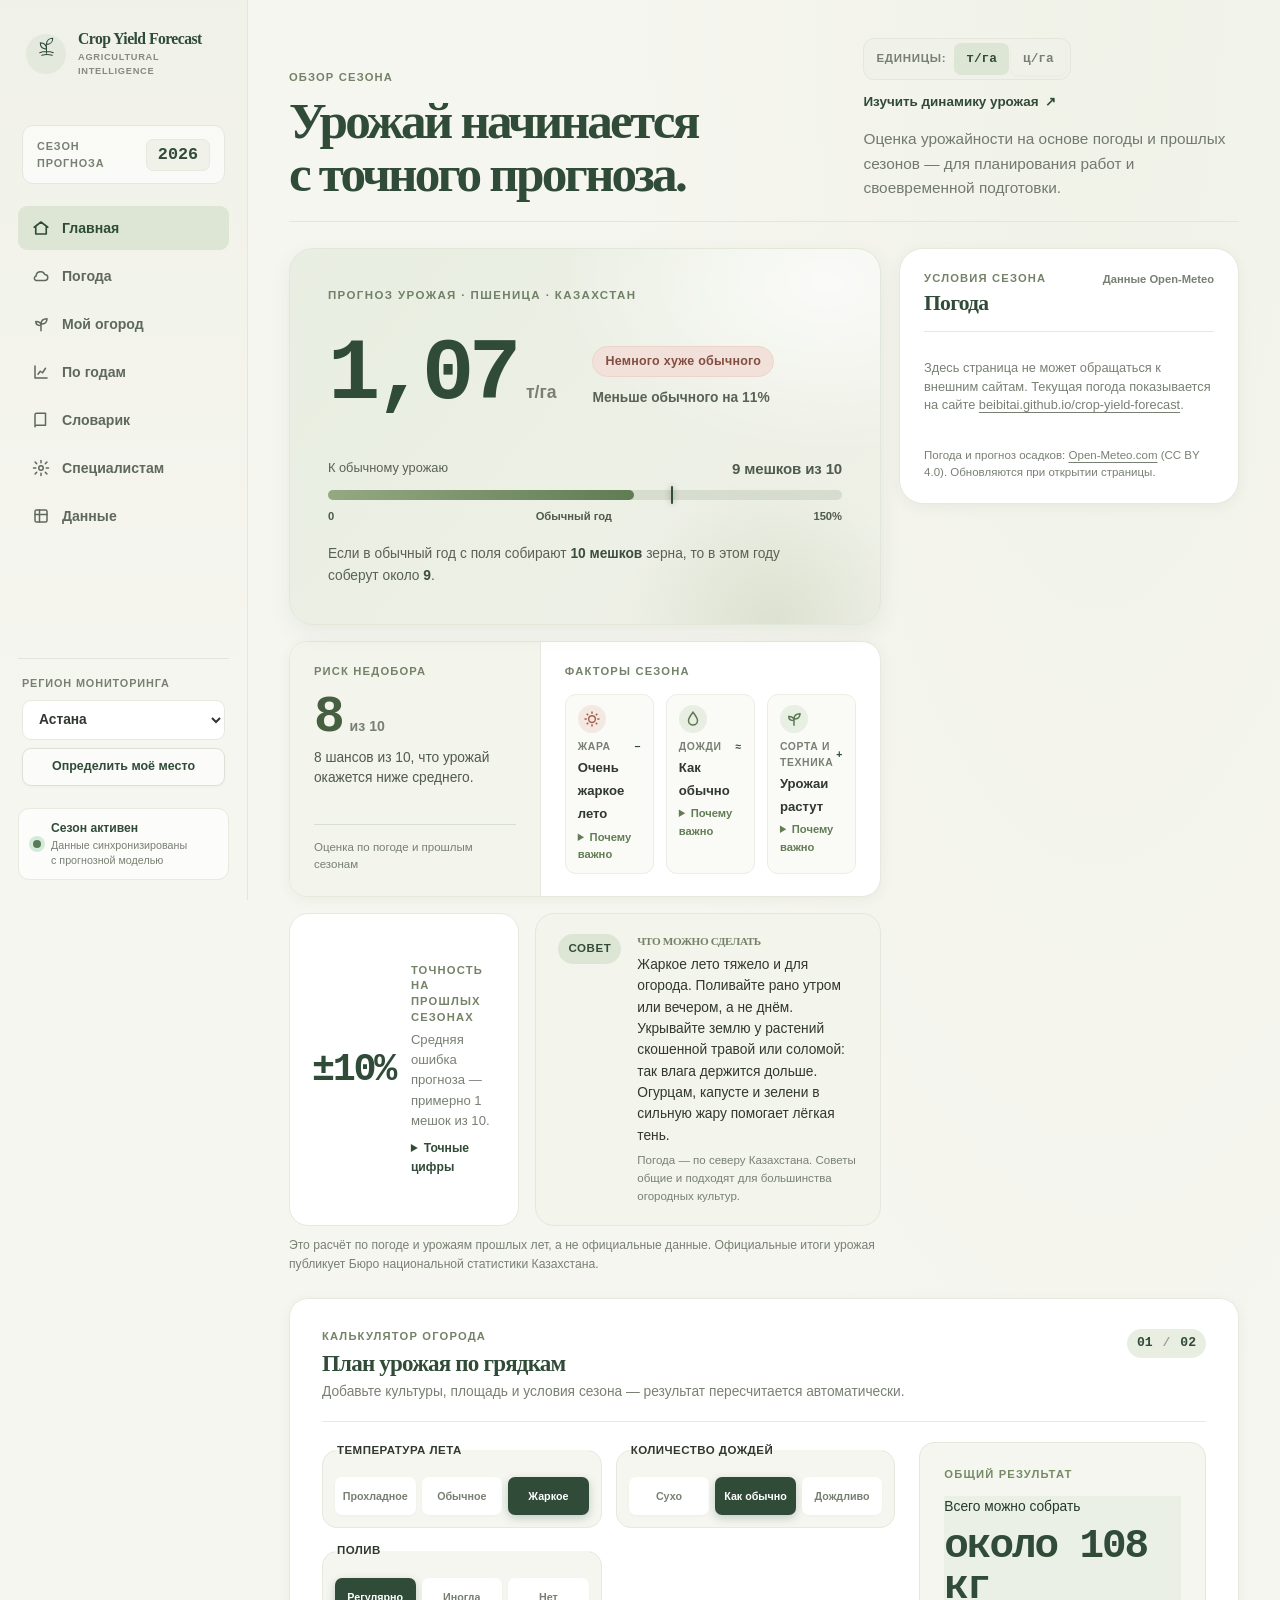
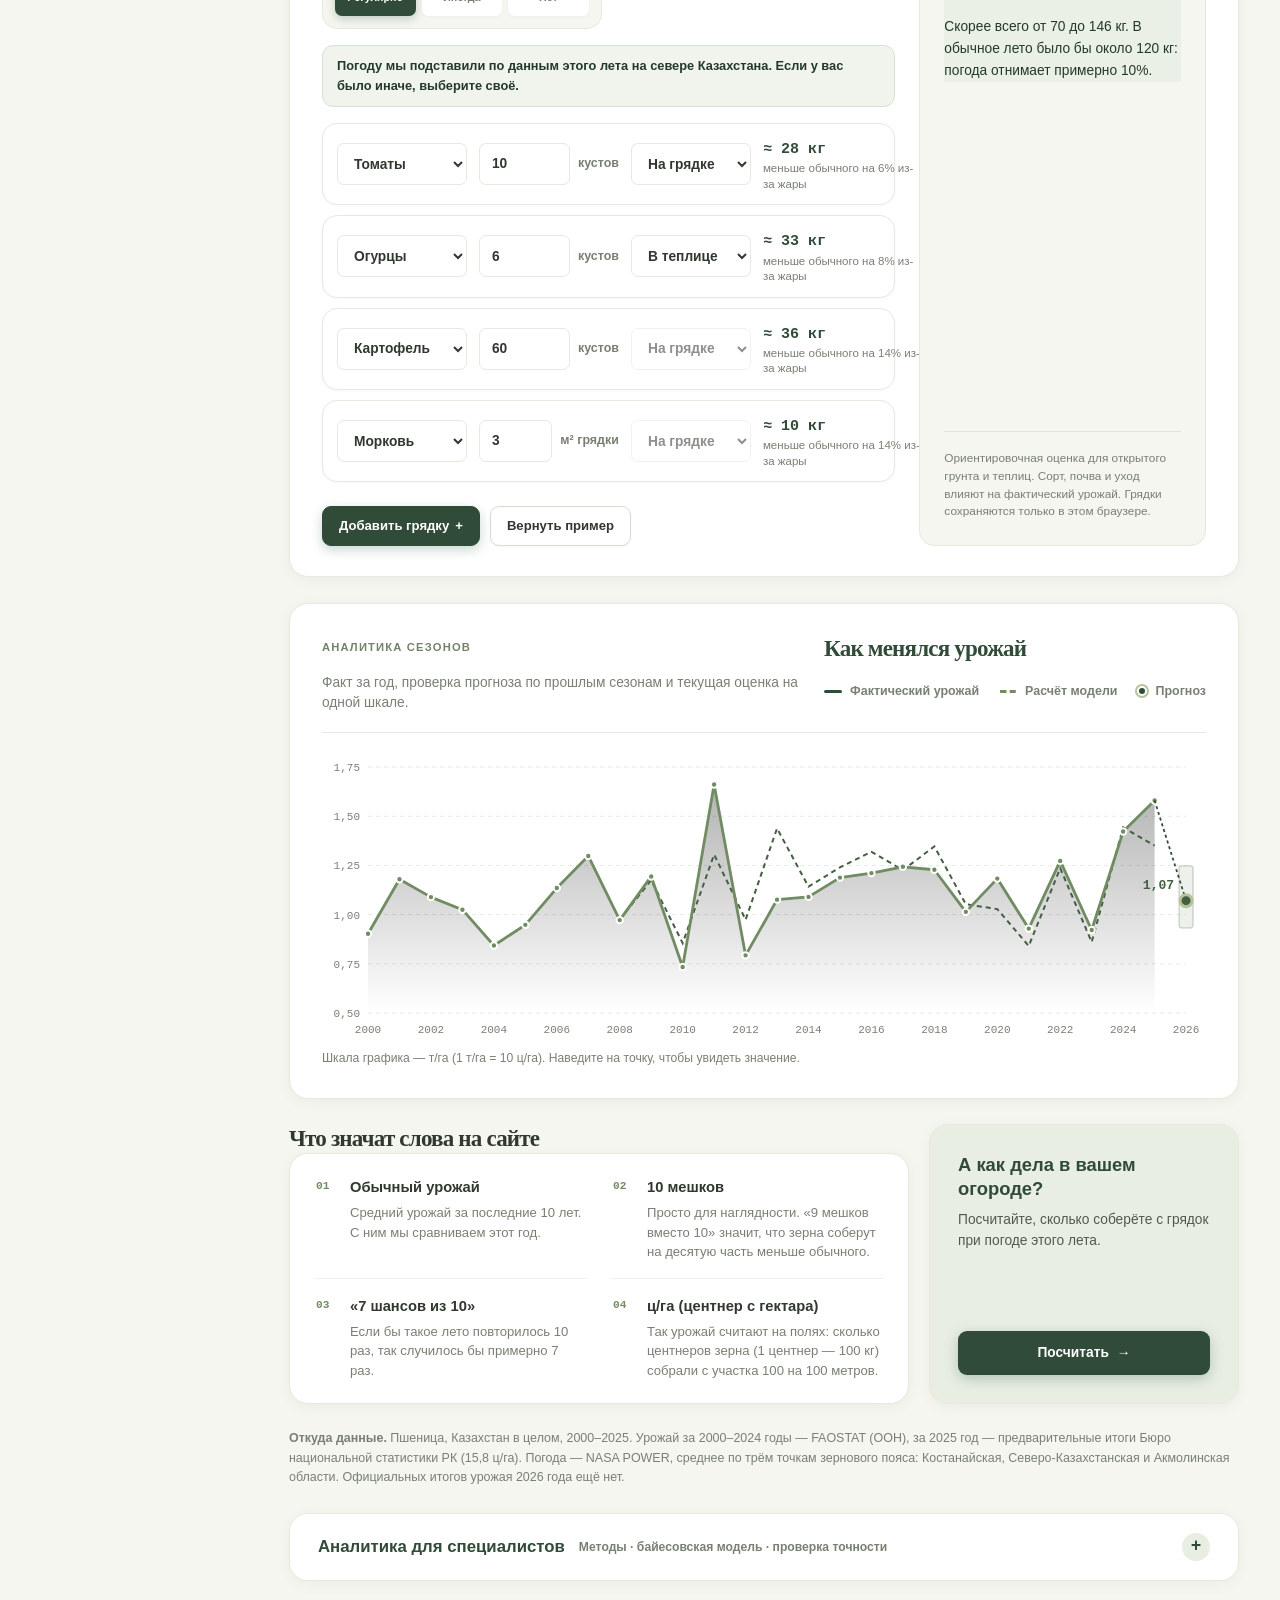
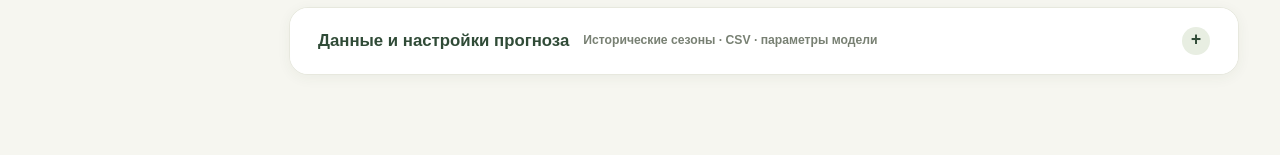
<file: index.html>
<!doctype html>
<!-- Файл собран автоматически из yield-forecast.html командой: node collector/build-site.mjs. Правьте исходник, а не этот файл. -->
<html lang="ru">
<head>
<meta charset="utf-8">
<meta name="viewport" content="width=device-width, initial-scale=1, viewport-fit=cover">
<meta name="description" content="Каким будет урожай: понятный прогноз по погоде этого лета и калькулятор урожая для своего огорода.">
<style>
:root { padding-top: env(safe-area-inset-top, 0px); padding-bottom: env(safe-area-inset-bottom, 0px); }
body { margin: 0; }
img { max-width: 100%; }
[hidden] { display: none !important; }
</style>
<title>Crop Yield Forecast — прогноз урожайности</title>
<meta name="claude:viewport-fit-sides" content="cover">
<link rel="stylesheet" href="yield-forecast.css?v=15">
<style>/* Build boundary: shared design rules live in yield-forecast.css. */</style>
</head>
<body>
<div class="app-shell">
<aside class="sidebar">
  <a class="brand" href="#verdict" aria-label="Crop Yield Forecast — главная">
    <span class="brand-mark" aria-hidden="true"><svg viewBox="0 0 48 48" focusable="false"><path d="M24 37V22m0 7c-8 0-12-5-12-12 7 0 12 4 12 12Zm0-9c0-7 5-12 12-12 0 7-5 12-12 12ZM11 36c7-3 19-3 26 0m-22 5c6-2 14-2 20 0"/></svg></span>
    <span><b>Crop Yield Forecast</b><small>AGRICULTURAL INTELLIGENCE</small></span>
  </a>
  <div class="sidebar-season">
    <span>Сезон прогноза</span>
    <label class="season-control" for="t-year"><input id="t-year" inputmode="numeric" aria-label="Год прогноза"><span class="sr-only" id="seasonChip" aria-live="polite"></span></label>
  </div>
  <nav class="app-navigation" aria-label="Основная навигация">
    <ul class="nav">
      <li><a href="#verdict" class="on"><svg viewBox="0 0 24 24"><path d="M3 11 12 4l9 7M5 10v10h14V10"/></svg>Главная</a></li>
      <li><a href="#pogoda"><svg viewBox="0 0 24 24"><path d="M7 18h10a4 4 0 0 0 0-8 6 6 0 0 0-11.5 2A3 3 0 0 0 7 18z"/></svg>Погода</a></li>
      <li><a href="#ogorod"><svg viewBox="0 0 24 24"><path d="M12 21v-9M12 12c0-4 3-7 8-7 0 5-3 7-8 7zM12 14c0-3-2.5-5.5-7-5.5 0 4 2.5 5.5 7 5.5z"/></svg>Мой огород</a></li>
      <li><a href="#grafik"><svg viewBox="0 0 24 24"><path d="M4 4v16h16M8 15l3-4 3 2 4-6"/></svg>По годам</a></li>
      <li><a href="#slova"><svg viewBox="0 0 24 24"><path d="M4 5a2 2 0 0 1 2-2h12v16H6a2 2 0 0 0-2 2zM4 5v16"/></svg>Словарик</a></li>
      <li><a href="#specialist"><svg viewBox="0 0 24 24"><circle cx="12" cy="12" r="3"/><path d="M12 2v3M12 19v3M4.2 4.2l2.1 2.1M17.7 17.7l2.1 2.1M2 12h3M19 12h3M4.2 19.8l2.1-2.1M17.7 6.3l2.1-2.1"/></svg>Специалистам</a></li>
      <li><a href="#dannye"><svg viewBox="0 0 24 24"><rect x="4" y="4" width="16" height="16" rx="2"/><path d="M4 10h16M10 4v16"/></svg>Данные</a></li>
    </ul>
  </nav>
  <div class="sidebar-location">
    <span class="sidebar-label">Регион мониторинга</span>
    <label class="region-control" for="wx-city"><select id="wx-city"></select></label>
    <button class="geo-button" id="wx-geo" aria-label="Определить моё место">Определить моё место</button>
  </div>
  <div class="sidebar-footer"><span class="live-dot"></span><div><b>Сезон активен</b><small>Данные синхронизированы<br>с прогнозной моделью</small></div></div>
</aside>

<main class="workspace">
  <header class="topbar">
    <div class="intro-heading">
      <div class="section-kicker">ОБЗОР СЕЗОНА</div>
      <h1>Урожай начинается<br>с точного прогноза.</h1>
    </div>
    <div class="overview-copy">
      <div class="topbar-actions">
        <div class="unit-toggle" role="group" aria-label="Единицы измерения">
          <span class="unit-toggle-label">Единицы:</span>
          <div class="unit-pills">
            <button type="button" class="unit-pill" data-unit="t">т/га</button>
            <button type="button" class="unit-pill" data-unit="c">ц/га</button>
          </div>
        </div>
        <a class="overview-link" href="#grafik">Изучить динамику урожая <span aria-hidden="true">↗</span></a>
      </div>
      <p class="lead">Оценка урожайности на основе погоды и прошлых сезонов — для планирования работ и своевременной подготовки.</p>
    </div>
  </header>
  <div class="issues" id="issues"></div>

  <div class="overview-grid">
    <section class="verdict" id="verdict" aria-live="polite"></section>
    <section class="card wx" id="pogoda">
      <div class="wx-head">
        <div><div class="section-kicker">УСЛОВИЯ СЕЗОНА</div><h2>Погода</h2></div>
        <span class="wx-attribution">Данные Open-Meteo</span>
      </div>
      <div id="wx-body" aria-live="polite"><p class="c-sub">Загружаем погоду…</p></div>
      <p class="v-note">Погода и прогноз осадков: <a href="https://open-meteo.com/">Open-Meteo.com</a> (CC BY 4.0). Обновляются при открытии страницы.</p>
    </section>
  </div>

  <section class="garden card" id="ogorod">
    <div class="garden-heading"><div><div class="section-kicker">КАЛЬКУЛЯТОР ОГОРОДА</div><h2>План урожая по грядкам</h2><p class="hint">Добавьте культуры, площадь и условия сезона — результат пересчитается автоматически.</p></div><span class="garden-step">01 <i>/</i> 02</span></div>
    <div class="garden-workspace">
      <div class="garden-inputs">
        <div class="g-weather">
          <fieldset class="seg"><legend>Температура лета</legend>
            <input type="radio" name="g-heat" id="g-heat-cool" value="cool"><label for="g-heat-cool">Прохладное</label>
            <input type="radio" name="g-heat" id="g-heat-normal" value="normal"><label for="g-heat-normal">Обычное</label>
            <input type="radio" name="g-heat" id="g-heat-hot" value="hot"><label for="g-heat-hot">Жаркое</label>
          </fieldset>
          <fieldset class="seg"><legend>Количество дождей</legend>
            <input type="radio" name="g-rain" id="g-rain-dry" value="dry"><label for="g-rain-dry">Сухо</label>
            <input type="radio" name="g-rain" id="g-rain-normal" value="normal"><label for="g-rain-normal">Как обычно</label>
            <input type="radio" name="g-rain" id="g-rain-wet" value="wet"><label for="g-rain-wet">Дождливо</label>
          </fieldset>
          <fieldset class="seg"><legend>Полив</legend>
            <input type="radio" name="g-water" id="g-water-regular" value="regular"><label for="g-water-regular">Регулярно</label>
            <input type="radio" name="g-water" id="g-water-some" value="some"><label for="g-water-some">Иногда</label>
            <input type="radio" name="g-water" id="g-water-none" value="none"><label for="g-water-none">Нет</label>
          </fieldset>
        </div>
        <p class="msg" id="g-auto"></p>
        <div class="g-rows" id="g-rows"></div>
        <div class="garden-actions"><button class="primary" id="g-add">Добавить грядку <span aria-hidden="true">+</span></button><button id="g-reset">Вернуть пример</button></div>
      </div>
      <aside class="garden-result">
        <div class="result-label">ОБЩИЙ РЕЗУЛЬТАТ</div>
        <div class="g-total" id="g-total" aria-live="polite"></div>
        <p class="v-note">Ориентировочная оценка для открытого грунта и теплиц. Сорт, почва и уход влияют на фактический урожай. Грядки сохраняются только в этом браузере.</p>
      </aside>
    </div>
  </section>

  <section class="history-section" id="grafik">
    <div class="history-intro">
      <div class="section-kicker">АНАЛИТИКА СЕЗОНОВ</div>
      <h2>Как менялся урожай</h2>
      <p class="hint">Факт за год, проверка прогноза по прошлым сезонам и текущая оценка на одной шкале.</p>
      <div class="history-key"><span><i class="key-fact"></i>Фактический урожай</span><span><i class="key-model"></i>Расчёт модели</span><span><i class="key-current"></i>Прогноз</span></div>
    </div>
    <figure class="chart history-chart">
      <div id="chart"></div>
      <p class="msg" id="chartUnit"></p>
    </figure>
  </section>

  <div class="insight-grid">
  <section class="block" id="slova">
    <h2>Что значат слова на сайте</h2>
    <dl class="explain card">
      <div><dt>Обычный урожай</dt><dd>Средний урожай за последние 10 лет. С ним мы сравниваем этот год.</dd></div>
      <div><dt>10 мешков</dt><dd>Просто для наглядности. «9 мешков вместо 10» значит, что зерна соберут на десятую часть меньше обычного.</dd></div>
      <div><dt>«7 шансов из 10»</dt><dd>Если бы такое лето повторилось 10 раз, так случилось бы примерно 7 раз.</dd></div>
      <div><dt>ц/га (центнер с гектара)</dt><dd>Так урожай считают на полях: сколько центнеров зерна (1 центнер — 100 кг) собрали с участка 100 на 100 метров.</dd></div>
    </dl>
  </section>

  <div class="banner">
    <div class="t"><b>А как дела в вашем огороде?</b><span>Посчитайте, сколько соберёте с грядок при погоде этого лета.</span></div>
    <a class="btn-dark" href="#ogorod">Посчитать <span aria-hidden="true">→</span></a>
  </div>
  </div>

  <p class="source" id="demoNote" hidden><b>Откуда данные.</b> Пшеница, Казахстан в целом, 2000–2025. Урожай за 2000–2024 годы — FAOSTAT (ООН), за 2025 год — предварительные итоги Бюро национальной статистики РК (15,8 ц/га). Погода — NASA POWER, среднее по трём точкам зернового пояса: Костанайская, Северо-Казахстанская и Акмолинская области. Официальных итогов урожая 2026 года ещё нет.</p>

  <details class="expert" id="specialist">
    <summary><span>Аналитика для специалистов</span><small>Методы · байесовская модель · проверка точности</small></summary>
    <div class="expert-body">

  <section class="block">
    <h2>Выбранный метод</h2>
    <div class="fc" id="fc"></div>
  </section>

  <section class="block">
    <h2>Вероятности: байесовская модель</h2>
    <p class="hint">Байесовская регрессия даёт не одно число, а распределение возможной урожайности. Из него видно, насколько вероятен недобор ниже выбранного порога и в каких пределах урожайность окажется с заданной вероятностью.</p>
    <div class="top">
      <div class="fc">
        <div class="bayes-ctl">
          <label class="f" for="thr">Порог недобора<input id="thr" inputmode="decimal"></label>
          <label class="f" for="prior">Априорные ожидания
            <select id="prior"><option value="agro">Осадки помогают, жара вредит</option><option value="neutral">Нейтральные</option></select>
          </label>
        </div>
        <hr>
        <div id="bstats"></div>
      </div>
      <figure class="chart">
        <div class="legend">
          <span><i class="below"></i>Вероятность ниже порога</span>
          <span><i class="ci"></i>80% интервал</span>
        </div>
        <div id="dens"></div>
      </figure>
    </div>
  </section>

  <section class="grid2">
    <div class="block">
      <h2>Какой метод точнее</h2>
      <p class="hint">Каждый год прогнозируется только по предыдущим годам, как в реальном сезоне. MAE — средняя ошибка, RMSE сильнее штрафует крупные промахи. Выигрыш показывает, насколько метод точнее простого тренда.</p>
      <div class="scroll"><table id="methods"></table></div>
    </div>
    <div class="block">
      <h2>Проверка по годам</h2>
      <p class="hint">Общий выигрыш может скрывать провальные сезоны, поэтому ошибки показаны по каждому году.</p>
      <div class="scroll yearscroll"><table id="years"></table></div>
    </div>
  </section>

  <section class="how">
    <h2>Как считается</h2>
    <ul>
      <li><b>Среднее за 5 лет</b> и <b>среднее за все годы</b> — простые ориентиры. Сложный метод имеет смысл, только если обыгрывает их.</li>
      <li><b>Линейный тренд</b> учитывает рост урожайности за счёт сортов и технологий.</li>
      <li><b>Тренд + погода</b> — гребневая регрессия на год, осадки за май–июль и градусо-дни выше 30 °C за июнь–август (сумма превышений дневного максимума над 30 °C). Градусо-дни учитывают и число жарких дней, и силу жары. Подходит для малых выборок, где деревья решений не обучаются.</li>
      <li><b>Байесовская регрессия</b> — та же линейная модель, но коэффициенты и разброс считаются случайными величинами. Априорное распределение (нормальное — обратное гамма) задаёт ожидания до данных, данные его уточняют. Прогноз получается распределением Стьюдента, из него берутся интервалы и вероятность недобора. Точность интервалов проверяется: в 80% интервал факт должен попадать примерно в 80% прошлых лет.</li>
      <li>Проверка: для каждого года модель обучается только на предыдущих (расширяющееся окно). Год прогноза не участвует в обучении.</li>
      <li>Диапазон строится по ошибкам выбранного метода на прошлых годах (10-й и 90-й процентили), у байесовской модели — по её распределению. При малом числе лет он приблизительный.</li>
    </ul>
  </section>
    </div>
  </details>

  <details class="expert" id="dannye">
    <summary><span>Данные и настройки прогноза</span><small>Исторические сезоны · CSV · параметры модели</small></summary>
    <div class="expert-body">
  <section class="data">
    <div class="data-config">
      <div class="toolbar">
        <label class="f" for="unit">Единицы урожайности
          <select id="unit"><option value="t">т/га</option><option value="c">ц/га</option></select>
        </label>
        <label class="f" for="minTrain">Минимум лет для обучения
          <input id="minTrain" type="number" min="3" max="30" style="width:90px">
        </label>
        <label class="f" for="method">Метод для прогноза
          <select id="method"></select>
        </label>
        <div class="row data-actions">
          <button id="demoBtn">Загрузить FAOSTAT</button>
          <button id="clearBtn">Очистить</button>
          <button id="copyBtn">Скопировать CSV</button>
        </div>
      </div>

      <div class="target">
        <label class="f" for="t-precip">Осадки май–июль, мм<input id="t-precip" inputmode="decimal"></label>
        <label class="f" for="t-hot">Градусо-дни &gt;30 °C, июнь–август<input id="t-hot" inputmode="decimal"></label>
        <label class="f" for="area">Площадь, га (для валового сбора)<input id="area" inputmode="decimal" placeholder="необязательно"></label>
        <p class="msg">Погода на год прогноза нужна только методам «Тренд + погода» и «Байесовская регрессия». Если сезон ещё идёт, вводите фактические значения на дату прогноза или ожидаемые.</p>
      </div>
    </div>

    <div class="data-records">
      <div class="data-record-head"><div><h3>Исторические данные</h3><p class="msg">Каждая строка — один сезон. Погодные поля можно оставить пустыми.</p></div><button id="addBtn">Добавить год <span aria-hidden="true">+</span></button></div>
      <div class="scroll">
        <table class="dt">
          <thead><tr><th>Год</th><th>Урожайность</th><th>Осадки май–июль, мм</th><th>Градусо-дни &gt;30 °C, июнь–август</th><th></th></tr></thead>
          <tbody id="rows"></tbody>
        </table>
      </div>
      <p class="msg data-note">Редактируйте значения прямо в таблице. Изменения автоматически сохраняются в этом браузере.</p>
    </div>

    <details class="import">
      <summary>Импорт из CSV или Excel</summary>
      <p class="hint">Вставьте таблицу (можно скопировать прямо из Excel) или выберите CSV-файл. Нужны столбцы «год» и «урожайность»; «осадки» и «градусо-дни» (жара) по желанию. Без заголовка столбцы читаются в этом порядке.</p>
      <textarea id="paste" placeholder="год;урожайность;осадки;градусо_дни&#10;2019;1,014;108;33,0&#10;2020;1,183;144;50,2"></textarea>
      <div class="row">
        <input type="file" id="file" accept=".csv,.txt,text/csv">
        <button class="primary" id="importBtn">Заменить данные</button>
        <span class="msg" id="importMsg"></span>
      </div>
    </details>
  </section>
    </div>
  </details>
  <nav class="mobile-bottom-nav" aria-label="Мобильная навигация">
    <a href="#verdict" class="m-nav-item on"><svg viewBox="0 0 24 24"><path d="M3 11 12 4l9 7M5 10v10h14V10"/></svg><span>Главная</span></a>
    <a href="#pogoda" class="m-nav-item"><svg viewBox="0 0 24 24"><path d="M7 18h10a4 4 0 0 0 0-8 6 6 0 0 0-11.5 2A3 3 0 0 0 7 18z"/></svg><span>Погода</span></a>
    <a href="#ogorod" class="m-nav-item"><svg viewBox="0 0 24 24"><path d="M12 21v-9M12 12c0-4 3-7 8-7 0 5-3 7-8 7zM12 14c0-3-2.5-5.5-7-5.5 0 4 2.5 5.5 7 5.5z"/></svg><span>Огород</span></a>
    <a href="#grafik" class="m-nav-item"><svg viewBox="0 0 24 24"><path d="M4 4v16h16M8 15l3-4 3 2 4-6"/></svg><span>График</span></a>
    <a href="#specialist" class="m-nav-item"><svg viewBox="0 0 24 24"><circle cx="12" cy="12" r="3"/><path d="M12 2v3M12 19v3M4.2 4.2l2.1 2.1M17.7 17.7l2.1 2.1M2 12h3M19 12h3M4.2 19.8l2.1-2.1M17.7 6.3l2.1-2.1"/></svg><span>Анализ</span></a>
    <a href="#dannye" class="m-nav-item"><svg viewBox="0 0 24 24"><rect x="4" y="4" width="16" height="16" rx="2"/><path d="M4 10h16M10 4v16"/></svg><span>Данные</span></a>
  </nav>
</main>
</div>

<script>
const KEY = 'yield-proto-v4';
const WEATHER = ['precip', 'hot'];
// Пшеница, Казахстан: урожайность — FAOSTAT (QCL), погода — NASA POWER, среднее по 3 точкам зернового пояса
// Тепловой стресс (поле hot) — градусо-дни выше 30 °C за июнь–август
const DEMO_ROWS = [[2000,0.903,132,69.4],[2001,1.180,122,18.3],[2002,1.089,95,13.0],[2003,1.025,157,34.0],[2004,0.843,81,58.5],[2005,0.948,177,29.5],[2006,1.135,120,37.7],[2007,1.298,181,33.6],[2008,0.972,122,68.2],[2009,1.194,140,24.5],[2010,0.734,67,93.4],[2011,1.661,198,12.0],[2012,0.793,155,94.1],[2013,1.076,161,9.9],[2014,1.090,163,44.9],[2015,1.188,179,28.8],[2016,1.211,186,12.7],[2017,1.243,148,12.1],[2018,1.228,203,8.7],[2019,1.014,108,33.0],[2020,1.183,144,50.2],[2021,0.929,97,83.3],[2022,1.273,157,17.4],[2023,0.922,106,91.5],[2024,1.422,242,3.5],[2025,1.580,191,6.6]];
const demoState = () => ({
  demo: true, unit: 't', minTrain: '8', method: 'auto', area: '',
  rows: DEMO_ROWS.map(([year, y, precip, hot]) => ({ year: String(year), y: String(y), precip: String(precip), hot: String(hot) })),
  target: { year: '2026', precip: '170', hot: '75.7' }
});

let S = null;
try { const s = JSON.parse(localStorage.getItem(KEY)); if (s && Array.isArray(s.rows) && s.target) S = s; } catch (e) {}
if (!S) S = demoState();
const save = () => { try { localStorage.setItem(KEY, JSON.stringify(S)); } catch (e) {} };

const $ = id => document.getElementById(id);
const num = v => (v === '' || v == null) ? NaN : parseFloat(String(v).replace(',', '.').replace(/\s/g, ''));
const mean = a => a.reduce((s, x) => s + x, 0) / a.length;
const unit = () => S.unit === 'c' ? 'ц/га' : 'т/га';
const dec = () => S.unit === 'c' ? 1 : 2;
const fmt = (v, d = dec()) => Number.isFinite(v) ? v.toLocaleString('ru-RU', { minimumFractionDigits: d, maximumFractionDigits: d }) : '—';
const esc = s => String(s).replace(/[&<>"]/g, c => ({ '&': '&amp;', '<': '&lt;', '>': '&gt;', '"': '&quot;' }[c]));

// ---------- модели ----------
function trendFit(train) {
  const mx = mean(train.map(r => r.year)), my = mean(train.map(r => r.y));
  let sxx = 0, sxy = 0;
  for (const r of train) { sxx += (r.year - mx) ** 2; sxy += (r.year - mx) * (r.y - my); }
  const b = sxx > 0 ? sxy / sxx : 0;
  return r => my + b * (r.year - mx);
}

function solve(A, b) {
  const n = b.length, M = A.map((row, i) => [...row, b[i]]);
  for (let c = 0; c < n; c++) {
    let p = c;
    for (let r = c + 1; r < n; r++) if (Math.abs(M[r][c]) > Math.abs(M[p][c])) p = r;
    [M[c], M[p]] = [M[p], M[c]];
    const d = M[c][c];
    if (Math.abs(d) < 1e-12) continue;
    for (let r = 0; r < n; r++) {
      if (r === c) continue;
      const f = M[r][c] / d;
      for (let k = c; k <= n; k++) M[r][k] -= f * M[c][k];
    }
  }
  return M.map((row, i) => Math.abs(row[i]) < 1e-12 ? 0 : row[n] / row[i]);
}

// Гребневая регрессия на стандартизованных признаках, свободный член не штрафуется
function ridgeFit(train, feats, lambda = 1) {
  const mu = feats.map(f => mean(train.map(r => r[f])));
  const sd = feats.map((f, j) => { const s = Math.sqrt(mean(train.map(r => (r[f] - mu[j]) ** 2))); return s > 0 ? s : 1; });
  const ym = mean(train.map(r => r.y));
  const Z = train.map(r => feats.map((f, j) => (r[f] - mu[j]) / sd[j]));
  const p = feats.length;
  const A = Array.from({ length: p }, (_, i) => Array.from({ length: p }, (_, k) => Z.reduce((s, z) => s + z[i] * z[k], 0) + (i === k ? lambda : 0)));
  const b = Array.from({ length: p }, (_, i) => Z.reduce((s, z, t) => s + z[i] * (train[t].y - ym), 0));
  const w = solve(A, b);
  return r => ym + feats.reduce((s, f, j) => s + w[j] * (r[f] - mu[j]) / sd[j], 0);
}

// ---------- распределение Стьюдента ----------
function lnGamma(x) {
  const c = [76.18009172947146, -86.50532032941677, 24.01409824083091, -1.231739572450155, 0.1208650973866179e-2, -0.5395239384953e-5];
  let y = x, tmp = x + 5.5, ser = 1.000000000190015;
  tmp -= (x + 0.5) * Math.log(tmp);
  for (const ci of c) ser += ci / ++y;
  return -tmp + Math.log(2.5066282746310005 * ser / x);
}
function betacf(a, b, x) {
  let c = 1, d = 1 - (a + b) * x / (a + 1);
  d = 1 / (Math.abs(d) < 1e-30 ? 1e-30 : d);
  let h = d;
  for (let m = 1; m <= 200; m++) {
    const m2 = 2 * m;
    let aa = m * (b - m) * x / ((a + m2 - 1) * (a + m2));
    d = 1 + aa * d; d = 1 / (Math.abs(d) < 1e-30 ? 1e-30 : d); c = 1 + aa / c; if (Math.abs(c) < 1e-30) c = 1e-30; h *= d * c;
    aa = -(a + m) * (a + b + m) * x / ((a + m2) * (a + m2 + 1));
    d = 1 + aa * d; d = 1 / (Math.abs(d) < 1e-30 ? 1e-30 : d); c = 1 + aa / c; if (Math.abs(c) < 1e-30) c = 1e-30;
    const del = d * c; h *= del;
    if (Math.abs(del - 1) < 3e-12) break;
  }
  return h;
}
function ibeta(x, a, b) {
  if (x <= 0) return 0;
  if (x >= 1) return 1;
  const bt = Math.exp(lnGamma(a + b) - lnGamma(a) - lnGamma(b) + a * Math.log(x) + b * Math.log(1 - x));
  return x < (a + 1) / (a + b + 2) ? bt * betacf(a, b, x) / a : 1 - bt * betacf(b, a, 1 - x) / b;
}
const tCdf = (t, nu) => { const p = 0.5 * ibeta(nu / (nu + t * t), nu / 2, 0.5); return t > 0 ? 1 - p : p; };
const tPdf = (t, nu) => Math.exp(lnGamma((nu + 1) / 2) - lnGamma(nu / 2) - 0.5 * Math.log(nu * Math.PI) - (nu + 1) / 2 * Math.log(1 + t * t / nu));
function tQuantile(p, nu) {
  let lo = -60, hi = 60;
  for (let i = 0; i < 90; i++) { const mid = (lo + hi) / 2; if (tCdf(mid, nu) < p) lo = mid; else hi = mid; }
  return (lo + hi) / 2;
}
const distQ = (d, p) => d.mean + d.scale * tQuantile(p, d.nu);
const distCdf = (d, x) => tCdf((x - d.mean) / d.scale, d.nu);

// Байесовская линейная регрессия с сопряжённым нормальным — обратным гамма априорным распределением.
// Признаки и урожайность стандартизуются по обучающим годам. Априорно: свободный член ~ N(0, 10σ²),
// наклоны ~ N(m0, σ²), σ² ~ InvGamma(2; 0,5). При агрономических ожиданиях m0 = +0,3 для осадков и −0,3 для жары.
// Прогноз — распределение Стьюдента с 2aₙ степенями свободы.
const PRIOR_MEAN = { year: 0, precip: 0.3, hot: -0.3 };
function invert(A) {
  const n = A.length;
  const cols = A.map((_, j) => solve(A, A.map((__, i) => i === j ? 1 : 0)));
  return Array.from({ length: n }, (_, i) => cols.map(c => c[i]));
}
function bayesFit(train, feats, informative) {
  const n = train.length, ym = mean(train.map(r => r.y));
  const sy = Math.sqrt(mean(train.map(r => (r.y - ym) ** 2))) || 1;
  const mu = feats.map(f => mean(train.map(r => r[f])));
  const sd = feats.map((f, j) => { const s = Math.sqrt(mean(train.map(r => (r[f] - mu[j]) ** 2))); return s > 0 ? s : 1; });
  const row = r => [1, ...feats.map((f, j) => (r[f] - mu[j]) / sd[j])];
  const X = train.map(row), y = train.map(r => (r.y - ym) / sy), p = feats.length + 1;
  const m0 = [0, ...feats.map(f => informative ? (PRIOR_MEAN[f] || 0) : 0)];
  const v0inv = [0.1, ...feats.map(() => 1)];
  const A = Array.from({ length: p }, (_, i) => Array.from({ length: p }, (_, k) => X.reduce((s, x) => s + x[i] * x[k], 0) + (i === k ? v0inv[i] : 0)));
  const rhs = Array.from({ length: p }, (_, i) => v0inv[i] * m0[i] + X.reduce((s, x, t) => s + x[i] * y[t], 0));
  const Vn = invert(A), mn = solve(A, rhs);
  const a0 = 2, b0 = 0.5, an = a0 + n / 2;
  const quad = (v, M) => v.reduce((s, vi, i) => s + vi * M[i].reduce((t, mij, j) => t + mij * v[j], 0), 0);
  const bn = b0 + 0.5 * (y.reduce((s, v) => s + v * v, 0) + m0.reduce((s, v, i) => s + v * v * v0inv[i], 0) - quad(mn, A));
  return r => {
    const x = row(r), loc = x.reduce((s, xi, i) => s + xi * mn[i], 0);
    const s2 = Math.max(bn, 1e-9) / an * (1 + quad(x, Vn));
    return { mean: ym + sy * loc, scale: sy * Math.sqrt(s2), nu: 2 * an };
  };
}

function methodsFor(cols) {
  const m = [
    { key: 'mean5', label: 'Среднее за 5 лет', fit: t => { const v = mean(t.slice(-5).map(r => r.y)); return () => v; } },
    { key: 'mean', label: 'Среднее за все годы', fit: t => { const v = mean(t.map(r => r.y)); return () => v; } },
    { key: 'trend', label: 'Линейный тренд', fit: trendFit },
  ];
  if (cols.length) m.push({ key: 'reg', label: 'Тренд + погода', needsWeather: true, fit: t => ridgeFit(t, ['year', ...cols]) });
  m.push({ key: 'bayes', label: cols.length ? 'Байесовская регрессия' : 'Байесовский тренд', needsWeather: cols.length > 0, fit: t => {
    const g = bayesFit(t, ['year', ...cols], S.prior !== 'neutral');
    const f = r => g(r).mean; f.dist = g; return f;
  } });
  return m;
}

function quantile(a, q) {
  const s = [...a].sort((x, y) => x - y), pos = (s.length - 1) * q, lo = Math.floor(pos), hi = Math.ceil(pos);
  return s[lo] + (s[hi] - s[lo]) * (pos - lo);
}

function compute() {
  const rows = [];
  for (const r of S.rows) {
    const year = num(r.year), y = num(r.y);
    if (!Number.isFinite(year) || !Number.isFinite(y)) continue;
    rows.push({ year: Math.round(year), y, precip: num(r.precip), hot: num(r.hot) });
  }
  rows.sort((a, b) => a.year - b.year);
  const issues = [];
  if (rows.some((r, i) => i && r.year === rows[i - 1].year)) issues.push('Есть повторяющиеся годы. Оставьте по одной строке на год.');
  let minTrain = Math.round(num(S.minTrain));
  if (!Number.isFinite(minTrain) || minTrain < 3) minTrain = 3;
  if (rows.length <= minTrain) issues.push(`Для проверки нужно больше ${minTrain} лет с урожайностью, сейчас ${rows.length}. Добавьте годы или уменьшите минимум лет для обучения.`);
  const cols = WEATHER.filter(k => rows.length && rows.every(r => Number.isFinite(r[k])));
  const methods = methodsFor(cols);
  if (issues.length) return { rows, issues, methods, cols };

  const bt = [];
  for (let i = minTrain; i < rows.length; i++) {
    const train = rows.slice(0, i), test = rows[i], p = {};
    let dist = null;
    for (const m of methods) { const f = m.fit(train); p[m.key] = f(test); if (f.dist) dist = f.dist(test); }
    bt.push({ year: test.year, actual: test.y, p, dist });
  }
  const cover80 = bt.filter(b => b.dist && b.actual >= distQ(b.dist, 0.1) && b.actual <= distQ(b.dist, 0.9)).length;
  const stats = methods.map(m => {
    const e = bt.map(b => b.actual - b.p[m.key]);
    return { key: m.key, label: m.label, errs: e, mae: mean(e.map(Math.abs)), rmse: Math.sqrt(mean(e.map(x => x * x))) };
  });
  const trendMae = stats.find(s => s.key === 'trend').mae;
  for (const s of stats) {
    s.skill = trendMae > 0 ? 1 - s.mae / trendMae : NaN;
    s.worse = bt.filter(b => Math.abs(b.actual - b.p[s.key]) > Math.abs(b.actual - b.p.trend) + 1e-9).length;
  }

  const last = rows[rows.length - 1].year;
  const ty = Math.round(num(S.target.year));
  const tgt = { year: ty };
  for (const k of cols) tgt[k] = num(S.target[k]);
  const fcIssues = [];
  if (!Number.isFinite(ty) || ty <= last) fcIssues.push(`Год прогноза должен быть позже последнего года в данных (${last}).`);
  const missingWeather = cols.filter(k => !Number.isFinite(tgt[k]));
  const fcv = {};
  let fcDist = null;
  for (const m of methods) {
    if (fcIssues.length || (m.needsWeather && missingWeather.length)) { fcv[m.key] = null; continue; }
    const f = m.fit(rows);
    fcv[m.key] = f(tgt);
    if (f.dist) fcDist = f.dist(tgt);
  }

  const ranked = [...stats].sort((a, b) => a.mae - b.mae);
  const best = ranked[0];
  let chosen = S.method !== 'auto' ? stats.find(s => s.key === S.method) : null;
  let note = '';
  if (!chosen) {
    chosen = ranked.find(s => fcv[s.key] != null) || best;
    if (chosen !== best && !fcIssues.length) note = `Самый точный метод — «${best.label}», но для него не введена погода на ${ty} год. Показан следующий по точности.`;
  } else if (fcv[chosen.key] == null && !fcIssues.length) {
    note = `Для метода «${chosen.label}» введите погоду на ${ty} год.`;
  }
  let interval = null;
  if (chosen.key === 'bayes' && fcDist) {
    interval = [distQ(fcDist, 0.1), distQ(fcDist, 0.9)];
  } else if (fcv[chosen.key] != null && chosen.errs.length >= 5) {
    interval = [fcv[chosen.key] + quantile(chosen.errs, 0.1), fcv[chosen.key] + quantile(chosen.errs, 0.9)];
  }
  return { rows, issues: fcIssues, methods, cols, bt, stats, best, chosen, fcv, ty, interval, note, missingWeather, fcDist, cover80 };
}

// ---------- график ----------
function niceStep(raw) {
  const p = 10 ** Math.floor(Math.log10(raw)), n = raw / p;
  return (n <= 1 ? 1 : n <= 2 ? 2 : n <= 2.5 ? 2.5 : n <= 5 ? 5 : 10) * p;
}
function stepDec(step) { let d = 0; while (d < 4 && Math.abs(Math.round(step * 10 ** d) - step * 10 ** d) > 1e-9) d++; return d; }

function drawChart(R) {
  const box = $('chart');
  if (!R.rows.length) { box.innerHTML = '<p class="msg">Нет данных для графика.</p>'; return; }
  const W = Math.max(240, box.clientWidth || 640), H = W < 520 ? 240 : 290;
  const L = 46, Rp = 20, T = 16, B = 28;
  const key = R.chosen && R.chosen.key, fv = R.fcv && key ? R.fcv[key] : null;
  const xs = R.rows.map(r => r.year); if (fv != null) xs.push(R.ty);
  const x0 = Math.min(...xs), x1 = Math.max(...xs);
  let vals = R.rows.map(r => r.y);
  if (key && R.bt) vals = vals.concat(R.bt.map(b => b.p[key]));
  if (fv != null) { vals.push(fv); if (R.interval) vals.push(...R.interval); }
  let lo = Math.min(...vals), hi = Math.max(...vals);
  const pad = (hi - lo) * 0.08 || Math.abs(hi) * 0.1 || 0.1; lo -= pad; hi += pad;
  const step = niceStep((hi - lo) / 5); lo = Math.floor(lo / step) * step; hi = Math.ceil(hi / step) * step;
  const sx = x => L + (x1 === x0 ? 0.5 : (x - x0) / (x1 - x0)) * (W - L - Rp);
  const sy = v => H - B - (v - lo) / (hi - lo) * (H - T - B);
  const d = stepDec(step);
  let s = `<svg viewBox="0 0 ${W} ${H}" width="${W}" height="${H}" role="img" aria-label="Урожайность по годам и прогноз">`;
  for (let i = 0; lo + i * step <= hi + step / 2; i++) {
    const v = lo + i * step, y = sy(v);
    s += `<line class="grid" x1="${L}" x2="${W - Rp}" y1="${y}" y2="${y}"/><text class="ax" x="${L - 8}" y="${y + 4}" text-anchor="end">${fmt(v, d)}</text>`;
  }
  const span = x1 - x0, minGap = W < 520 ? 52 : 44;
  let xstep = [1, 2, 5, 10, 20].find(k => (W - L - Rp) / (span / k || 1) >= minGap) || 20;
  for (let x = Math.ceil(x0 / xstep) * xstep; x <= x1; x += xstep) s += `<text class="ax" x="${sx(x)}" y="${H - 8}" text-anchor="middle">${x}</text>`;
  const floor = H - B;
  s += `<defs><linearGradient id="actFill" x1="0" y1="0" x2="0" y2="1"><stop offset="0" style="stop-color:var(--leaf-2);stop-opacity:.3"/><stop offset="1" style="stop-color:var(--leaf-2);stop-opacity:0"/></linearGradient></defs>`;
  s += `<path fill="url(#actFill)" d="M${sx(R.rows[0].year)},${floor} ${R.rows.map(r => `L${sx(r.year)},${sy(r.y)}`).join(' ')} L${sx(R.rows[R.rows.length - 1].year)},${floor} Z"/>`;
  if (key && R.bt && R.bt.length) s += `<polyline class="bt" points="${R.bt.map(b => sx(b.year) + ',' + sy(b.p[key])).join(' ')}"/>`;
  s += `<polyline class="act" points="${R.rows.map(r => sx(r.year) + ',' + sy(r.y)).join(' ')}"/>`;
  for (const r of R.rows) s += `<circle class="actdot" cx="${sx(r.year)}" cy="${sy(r.y)}" r="3.2"><title>${r.year}: ${fmt(r.y)} ${unit()}</title></circle>`;
  if (fv != null) {
    const lr = R.rows[R.rows.length - 1], fx = sx(R.ty), fy = sy(fv);
    s += `<line class="link" x1="${sx(lr.year)}" y1="${sy(lr.y)}" x2="${fx}" y2="${fy}"/>`;
    if (R.interval) s += `<rect class="band" x="${fx - 7}" width="14" y="${sy(R.interval[1])}" height="${Math.max(2, sy(R.interval[0]) - sy(R.interval[1]))}" rx="3"/>`;
    s += `<circle class="fcdot" cx="${fx}" cy="${fy}" r="6"><title>Прогноз ${R.ty}: ${fmt(fv)} ${unit()}</title></circle>`;
    s += `<text class="fclab" x="${fx - 12}" y="${fy - 12}" text-anchor="end">${fmt(fv)}</text>`;
  }
  box.innerHTML = s + '</svg>';
}

// ---------- вывод ----------
let lastR = null;
function render() {
  const R = compute(); lastR = R;
  $('demoNote').hidden = !S.demo;
  $('issues').innerHTML = R.issues.map(esc).join('<br>');

  const sel = $('method');
  const opts = [['auto', 'Авто: самый точный'], ...R.methods.map(m => [m.key, m.label])];
  if (!opts.some(o => o[0] === S.method)) S.method = 'auto';
  sel.innerHTML = opts.map(([v, l]) => `<option value="${v}"${v === S.method ? ' selected' : ''}>${esc(l)}</option>`).join('');

  const fc = $('fc');
  if (!R.stats) {
    fc.innerHTML = '<div class="fc-year">Прогноз</div><p class="msg">Недостаточно данных. Нужна урожайность хотя бы за несколько лет подряд.</p>';
    $('methods').innerHTML = ''; $('years').innerHTML = '';
    drawChart(R); renderBayes(R); renderVerdict(R); return;
  }
  const v = R.fcv[R.chosen.key];
  const other = S.unit === 'c' ? ['т/га', x => x / 10, 2] : ['ц/га', x => x * 10, 1];
  const area = num(S.area);
  const toT = x => S.unit === 'c' ? x / 10 : x;
  let h = `<div class="fc-year">Прогноз на ${Number.isFinite(R.ty) ? R.ty : '—'} год</div>`;
  if (v != null) {
    h += `<div class="fc-num">${fmt(v)}<small>${unit()}</small></div>`;
    h += `<div class="fc-meta">≈ ${fmt(other[1](v), other[2])} ${other[0]}</div>`;
    h += R.interval
      ? `<div class="fc-range">80% диапазон: <b>${fmt(R.interval[0])} – ${fmt(R.interval[1])}</b> ${unit()}</div>`
      : `<div class="fc-meta">Диапазон появится, когда будет хотя бы 5 проверочных лет.</div>`;
    if (Number.isFinite(area) && area > 0) {
      const g = x => Math.round(toT(x) * area).toLocaleString('ru-RU');
      h += `<hr><div><div class="fc-meta">Валовой сбор с ${area.toLocaleString('ru-RU')} га</div><div class="fc-range"><b>${g(v)} т</b>${R.interval ? ` (${g(R.interval[0])} – ${g(R.interval[1])} т)` : ''}</div></div>`;
    }
  } else {
    h += `<p class="msg">Прогноз не построен.</p>`;
  }
  h += `<hr><div><span class="chip">${esc(R.chosen.label)}</span></div>`;
  const sk = R.chosen.skill;
  h += `<div class="fc-meta">Средняя ошибка на прошлых годах: ${fmt(R.chosen.mae)} ${unit()}` +
       (R.chosen.key !== 'trend' && Number.isFinite(sk) ? `; ${sk >= 0 ? 'точнее' : 'хуже'} тренда на ${Math.abs(sk * 100).toFixed(0)}%` : '') + '.</div>';
  if (R.note) h += `<div class="fc-meta">${esc(R.note)}</div>`;
  fc.innerHTML = h;

  let m = `<thead><tr><th>Метод</th><th class="n">MAE</th><th class="n">RMSE</th><th class="n">Выигрыш</th><th class="n">Хуже тренда</th><th class="n">Прогноз ${Number.isFinite(R.ty) ? R.ty : ''}</th></tr></thead><tbody>`;
  for (const s of R.stats) {
    const isBest = s === R.best;
    const pct = Math.round(s.skill * 100);
    const skill = s.key === 'trend' ? '—' : `<span class="${pct >= 0 ? 'pos' : 'neg'}">${pct > 0 ? '+' : pct < 0 ? '−' : ''}${Math.abs(pct)}%</span>`;
    const worse = s.key === 'trend' ? '—' : `${s.worse} из ${R.bt.length}`;
    m += `<tr class="${isBest ? 'best' : ''}"><td>${esc(s.label)}${isBest ? ' <span class="chip">лучший</span>' : ''}</td><td class="n">${fmt(s.mae)}</td><td class="n">${fmt(s.rmse)}</td><td class="n">${skill}</td><td class="n">${worse}</td><td class="n">${R.fcv[s.key] == null ? '—' : fmt(R.fcv[s.key])}</td></tr>`;
  }
  m += `</tbody>`;
  $('methods').innerHTML = m + `<caption style="caption-side:bottom;text-align:left;padding-top:8px" class="msg">Ошибки в ${unit()}, проверено на ${R.bt.length} годах (${R.bt[0].year}–${R.bt[R.bt.length - 1].year}).${R.cols.length ? '' : ' Погода заполнена не за все годы, поэтому «Тренд + погода» не участвует.'}</caption>`;

  const ck = R.chosen.key, showTrend = ck !== 'trend';
  let y = `<thead><tr><th>Год</th><th class="n">Факт</th>${showTrend ? '<th class="n">Тренд</th>' : ''}<th class="n">${esc(R.chosen.label)}</th><th class="n">Ошибка</th></tr></thead><tbody>`;
  for (const b of [...R.bt].reverse()) {
    const e = b.actual - b.p[ck], et = b.actual - b.p.trend;
    const worse = showTrend && Math.abs(e) > Math.abs(et) + 1e-9;
    y += `<tr><td>${b.year}</td><td class="n">${fmt(b.actual)}</td>${showTrend ? `<td class="n">${fmt(b.p.trend)}</td>` : ''}<td class="n">${fmt(b.p[ck])}</td><td class="n ${worse ? 'neg' : ''}">${e >= 0 ? '+' : '−'}${fmt(Math.abs(e))}</td></tr>`;
  }
  $('years').innerHTML = y + '</tbody>' + (showTrend ? `<caption style="caption-side:bottom;text-align:left;padding-top:8px" class="msg">Красным отмечены годы, где метод ошибся сильнее тренда. Ошибка = факт − прогноз.</caption>` : '');
  drawChart(R);
  renderBayes(R);
  renderVerdict(R);
}

// ---------- байесовский блок ----------
// «Обычный урожай» — среднее за последние 10 лет
const usual = R => mean(R.rows.slice(-10).map(r => r.y));
function threshold(R) {
  const t = num(S.threshold);
  return Number.isFinite(t) ? t : usual(R);
}

// ---------- главный вывод простыми словами ----------
const toC = v => S.unit === 'c' ? v : v * 10;
const fc1 = v => fmt(toC(v), 1);
const share = (arr, v) => arr.filter(x => x < v).length / arr.length;
const inYears = n => n === 1 ? 'году' : 'годах';
const ruPlural = (n, one, few, many) => { const a = n % 10, b = n % 100; return a === 1 && b !== 11 ? one : a >= 2 && a <= 4 && (b < 12 || b > 14) ? few : many; };
const chances = n => ruPlural(n, 'шанс', 'шанса', 'шансов');
const bagWord = n => ruPlural(n, 'мешок', 'мешка', 'мешков');

const ICON = {
  sun: '<svg viewBox="0 0 24 24"><circle cx="12" cy="12" r="4.5"/><path d="M12 2v3M12 19v3M2 12h3M19 12h3M4.9 4.9l2.1 2.1M17 17l2.1 2.1M4.9 19.1 7 17M17 7l2.1-2.1"/></svg>',
  drop: '<svg viewBox="0 0 24 24"><path d="M12 3c3.5 4.5 6 8 6 11a6 6 0 0 1-12 0c0-3 2.5-6.5 6-11z"/></svg>',
  sprout: '<svg viewBox="0 0 24 24"><path d="M12 21v-9M12 12c0-4 3-7 8-7 0 5-3 7-8 7zM12 14c0-3-2.5-5.5-7-5.5 0 4 2.5 5.5 7 5.5z"/></svg>',
  house: '<svg viewBox="0 0 24 24" aria-hidden="true"><path d="M3 11 12 4l9 7M5 10v10h14V10M10 20v-5h4v5"/></svg>',
};

// Декоративные иллюстрации карточек: растение в горшке, ветка, лейка
const ART = {
  plant: `<svg class="art" viewBox="0 0 128 128" aria-hidden="true">
    <path class="st" d="M64 80C63 62 60 48 52 34M64 80c2-16 8-30 18-40M64 80c-6-10-16-16-28-18M64 80c6-8 16-12 28-12"/>
    <ellipse class="l1" cx="50" cy="28" rx="7" ry="17" transform="rotate(-25 50 28)"/>
    <ellipse class="l2" cx="86" cy="34" rx="7" ry="17" transform="rotate(38 86 34)"/>
    <ellipse class="l2" cx="32" cy="58" rx="7" ry="17" transform="rotate(-70 32 58)"/>
    <ellipse class="l3" cx="96" cy="64" rx="6" ry="15" transform="rotate(80 96 64)"/>
    <ellipse class="l1" cx="68" cy="46" rx="6" ry="14" transform="rotate(12 68 46)"/>
    <ellipse class="l3" cx="44" cy="46" rx="5" ry="12" transform="rotate(-48 44 46)"/>
    <rect class="pot" x="40" y="78" width="48" height="9" rx="3"/>
    <path class="pot" d="M44 87h40l-5 30H49z"/></svg>`,
  branch: `<svg class="art" viewBox="0 0 128 128" aria-hidden="true">
    <path class="st" d="M24 116C44 92 70 58 104 18"/>
    <ellipse class="l2" cx="44" cy="80" rx="6" ry="15" transform="rotate(-20 44 80)"/>
    <ellipse class="l1" cx="66" cy="88" rx="6" ry="15" transform="rotate(70 66 88)"/>
    <ellipse class="l3" cx="62" cy="54" rx="6" ry="15" transform="rotate(-15 62 54)"/>
    <ellipse class="l2" cx="86" cy="62" rx="6" ry="15" transform="rotate(70 86 62)"/>
    <ellipse class="l1" cx="82" cy="30" rx="5" ry="13" transform="rotate(-10 82 30)"/>
    <ellipse class="l3" cx="102" cy="38" rx="5" ry="12" transform="rotate(68 102 38)"/></svg>`,
  can: `<svg class="art" viewBox="0 0 128 128" aria-hidden="true">
    <path class="can" d="M34 56h46l-4 50H38z"/>
    <path class="can" d="M80 66l28-22 4 5-26 26"/>
    <path class="st" d="M40 56c0-16 34-16 34 0"/>
    <path class="drop" d="M110 60c3 4 4 6 4 8a4 4 0 0 1-8 0c0-2 1-4 4-8zM100 76c3 4 4 6 4 8a4 4 0 0 1-8 0c0-2 1-4 4-8zM114 82c2 3 3 5 3 6a3 3 0 0 1-6 0c0-1 1-3 3-6z"/>
    <path class="st" d="M20 112c10-6 20-6 30 0s20 6 30 0 20-6 30 0"/>
    <ellipse class="l2" cx="26" cy="98" rx="4" ry="10" transform="rotate(-20 26 98)"/>
    <ellipse class="l3" cx="18" cy="104" rx="3" ry="8" transform="rotate(-60 18 104)"/></svg>`,
};

// Ряд мешков: сколько соберут по сравнению с обычными 10
function bagsRow(n) {
  const total = Math.min(15, Math.max(10, n));
  let s = `<div class="bags" role="img" aria-label="${n} ${bagWord(n)} вместо обычных 10">`;
  for (let i = 0; i < total; i++) {
    const cls = i < Math.min(n, 10) ? 'full' : i < 10 ? 'empty' : 'extra';
    s += `<svg class="bag ${cls}" viewBox="0 0 24 28" aria-hidden="true"><path d="M8.5 3h7l-1.8 4.2C18 9.5 21 14 21 19c0 4-3.6 6.5-9 6.5S3 23 3 19c0-5 3-9.5 7.3-11.8z"/><path class="tie" d="M9.5 7.4h5"/></svg>`;
  }
  return s + `</div><div class="bags-cap"><span><i class="full"></i>соберут</span>${n < 10 ? '<span><i class="empty"></i>недобор</span>' : ''}${n > 10 ? '<span><i class="extra"></i>сверх обычного</span>' : ''}</div>`;
}

function gardenTips(heat, rain) {
  if (heat === 'hot') return 'Жаркое лето тяжело и для огорода. Поливайте рано утром или вечером, а не днём. Укрывайте землю у растений скошенной травой или соломой: так влага держится дольше. Огурцам, капусте и зелени в сильную жару помогает лёгкая тень.';
  if (rain === 'dry') return 'В сухое лето поливайте реже, но обильно, чтобы вода доходила до корней. После полива рыхлите землю или укрывайте её травой, чтобы она не пересыхала.';
  if (rain === 'wet') return 'В дождливое лето томаты и картофель чаще болеют фитофторой. Не сажайте растения слишком густо, проветривайте теплицу и убирайте больные листья.';
  if (heat || rain) return 'Погода сезона была спокойной, обычного ухода за огородом достаточно.';
  return '';
}

function renderVerdict(R) {
  const box = $('verdict');
  gAuto = seasonCats(R);
  renderGarden();
  $('chartUnit').textContent = R.rows.length ? `Шкала графика — ${unit()}${S.unit === 't' ? ' (1 т/га = 10 ц/га)' : ''}. Наведите на точку, чтобы увидеть значение.` : '';
  const v = R.stats && R.fcv ? R.fcv[R.chosen.key] : null;
  $('seasonChip').textContent = Number.isFinite(R.ty) ? `Сезон ${R.ty}` : 'Сезон';
  if (v == null) {
    box.innerHTML = `<div class="forecast-dashboard forecast-empty"><div class="c-main"><div class="hero-top"><div class="lbl">Прогноз урожая</div></div><div class="v-big">Прогноз пока не построен</div><p class="v-lead">${R.stats
      ? 'Укажите год прогноза и погоду этого сезона в разделе «Данные».'
      : 'Нужен урожай хотя бы за 9–10 прошлых лет. Добавьте его в разделе «Данные».'}</p></div><aside class="forecast-context forecast-context-empty"><span class="context-label">Как начать</span><p>Добавьте исторические данные — и здесь появятся прогноз, риск недобора и факторы сезона.</p><a href="#dannye">Перейти к данным <span aria-hidden="true">→</span></a></aside></div>`;
    return;
  }
  const base = usual(R), last = R.rows[R.rows.length - 1];
  const diff = Math.round((v / base - 1) * 100);
  const lvl = diff <= -15 ? ['bad', 'Заметно хуже обычного'] : diff <= -5 ? ['bad', 'Немного хуже обычного']
    : diff < 5 ? ['mid', 'Как в обычный год'] : diff < 15 ? ['good', 'Немного лучше обычного'] : ['good', 'Заметно лучше обычного'];
  const crop = S.demo ? 'Пшеница · Казахстан' : 'Ваш урожай';
  const bags = Math.round(10 * v / base);
  const index = Math.max(0, Math.min(150, v / base * 100));
  const meter = (index / 150 * 100).toFixed(1);
  const main = `<article class="c-main"><div class="hero-top"><div class="lbl">Прогноз урожая · ${esc(crop)}</div></div>
    <div class="hero-reading"><div class="yield-reading">${fmt(v)}<small>${unit()}</small></div><div class="hero-status"><span class="status-pill ${lvl[0]}">${lvl[1]}</span><p>${diff === 0 ? 'На уровне среднего за 10 лет' : `${diff < 0 ? 'Меньше' : 'Больше'} обычного на ${Math.abs(diff)}%`}</p></div></div>
    <div class="yield-comparison" role="img" aria-label="Прогноз составляет ${Math.round(v / base * 100)} процентов от среднего урожая за последние десять лет">
      <div class="comparison-caption"><span>К обычному урожаю</span><b>${bags} ${bagWord(bags)} из 10</b></div>
      <div class="comparison-track" style="--yield-progress:${meter}%"><span class="comparison-fill"></span><span class="comparison-average"></span></div>
      <div class="comparison-scale"><span>0</span><span>Обычный год</span><span>150%</span></div>
    </div>
    <p class="hero-note">${bags === 10
      ? 'Если в обычный год с поля собирают <b>10 мешков</b> зерна, то в этом году соберут примерно столько же.'
      : `Если в обычный год с поля собирают <b>10 мешков</b> зерна, то в этом году соберут около <b>${bags}</b>.`}</p></article>`;
  let risk = '';
  if (R.fcDist) {
    const p = distCdf(R.fcDist, base), n = Math.max(0, Math.min(10, Math.round(p * 10)));
    risk = `<section class="c-chance"><div class="context-label">Риск недобора</div><div class="risk-score"><strong>${n === 0 ? '&lt;1' : n}</strong><span>из 10</span></div>
      <p>${n === 0 ? 'Меньше 1 шанса' : `${n} ${chances(n)}`} из 10, что урожай окажется ниже среднего.</p><div class="risk-foot">Оценка по погоде и прошлым сезонам</div></section>`;
  }

  // Почему так: погода сезона по сравнению с прошлыми годами
  const cards = [], tg = { precip: num(S.target.precip), hot: num(S.target.hot) };
  let heatCat = null, rainCat = null;
  if (R.cols.includes('hot') && Number.isFinite(tg.hot)) {
    const arr = R.rows.map(r => r.hot), s = share(arr, tg.hot), hotter = arr.filter(x => x > tg.hot).length;
    if (hotter === 0) { heatCat = 'hot'; cards.push(['bad', ICON.sun, 'Жара', `Самое жаркое лето за ${arr.length} лет`, 'Сильная жара сушит колосья, и зерна становится меньше.']); }
    else if (s >= 0.7) { heatCat = 'hot'; cards.push(['bad', ICON.sun, 'Жара', 'Очень жаркое лето', `Жарче было только в ${hotter} ${inYears(hotter)} из ${arr.length}. Жара сушит колосья.`]); }
    else if (s <= 0.3) { heatCat = 'mild'; cards.push(['good', ICON.sun, 'Жара', 'Лето без сильной жары', 'Растениям было комфортно.']); }
    else { heatCat = 'normal'; cards.push(['mid', ICON.sun, 'Жара', 'Обычное лето', 'Жары было не больше, чем всегда.']); }
  }
  if (R.cols.includes('precip') && Number.isFinite(tg.precip)) {
    const s = share(R.rows.map(r => r.precip), tg.precip);
    if (s >= 0.7) { rainCat = 'wet'; cards.push(['good', ICON.drop, 'Дожди', 'Дождливо', 'Воды растениям хватало.']); }
    else if (s <= 0.3) { rainCat = 'dry'; cards.push(['bad', ICON.drop, 'Дожди', 'Засуха', 'Дождей было мало, растениям не хватало воды.']); }
    else { rainCat = 'normal'; cards.push(['mid', ICON.drop, 'Дожди', 'Как обычно', 'Дождей было примерно столько же, сколько всегда.']); }
  }
  const tr = trendFit(R.rows), per10 = toC(tr({ year: 10 }) - tr({ year: 0 }));
  if (per10 > 0.2) cards.push(['good', ICON.sprout, 'Сорта и техника', 'Урожаи растут', 'С каждым годом урожаи понемногу растут, и это немного выручает.']);
  const mark = { bad: '−', good: '+', mid: '≈' };
  const factors = cards.length ? `<section class="c-weather"><div class="context-label">Факторы сезона</div><div class="w-items">${cards.map(([c, icon, t, b, s]) =>
    `<div class="w-item"><span class="w-ic ${c}" aria-hidden="true">${icon}</span><div><div class="w-t">${t}<i>${mark[c]}</i></div><b>${b}</b><details class="factor-more"><summary>Почему важно</summary><p>${s}</p></details></div></div>`).join('')}</div></section>` : '';

  const errPct = Math.round(R.chosen.mae / mean(R.rows.map(r => r.y)) * 100), k = Math.max(1, Math.round(errPct / 10));
  const accuracy = `<section class="c-acc"><div class="accuracy-value">±${errPct}%</div><div class="accuracy-copy"><div class="context-label">Точность на прошлых сезонах</div>
    <p>Средняя ошибка прогноза — примерно ${k} ${bagWord(k)} из 10.</p>
    <details class="v-exact"><summary>Точные цифры</summary><p>Ожидаемый урожай — ${fc1(v)} ц/га (центнеров с гектара; это ${fmt(toC(v) / 10, 2)} т с гектара)${R.interval
      ? `, скорее всего от ${fc1(R.interval[0])} до ${fc1(R.interval[1])} ц/га` : ''}. Обычный урожай — ${fc1(base)} ц/га, это среднее за последние 10 лет. В ${last.year} году было ${fc1(last.y)} ц/га.</p></details></div></section>`;

  const tips = gardenTips(heatCat, rainCat);
  const recommendation = tips ? `<section class="c-tip"><div class="recommendation-mark" aria-hidden="true">Совет</div><div class="recommendation-copy"><div class="context-label">Что можно сделать</div><p>${tips}</p>${S.demo
    ? '<small>Погода — по северу Казахстана. Советы общие и подходят для большинства огородных культур.</small>' : ''}</div></section>` : '';

  const note = `Это расчёт по погоде и урожаям прошлых лет, а не официальные данные.${S.demo
    ? ' Официальные итоги урожая публикует Бюро национальной статистики Казахстана.' : ''}`;
  box.innerHTML = `<div class="forecast-dashboard">${main}<aside class="forecast-context">${risk}${factors}</aside><div class="forecast-bottom">${accuracy}${recommendation}</div></div><p class="v-note">${note}</p>`;
}

function renderBayes(R) {
  const box = $('bstats');
  const d = R.fcDist;
  if (R.rows.length) $('thr').placeholder = fmt(usual(R));
  if (!R.stats || !d) {
    box.innerHTML = `<p class="msg">${R.stats && R.missingWeather && R.missingWeather.length ? `Введите погоду на ${R.ty} год, чтобы получить распределение.` : 'Распределение появится, когда хватит данных для прогноза.'}</p>`;
    $('dens').innerHTML = '';
    return;
  }
  const thr = threshold(R), pBelow = distCdf(d, thr);
  const thrNote = Number.isFinite(num(S.threshold)) ? '' : ' (средний урожай за 10 лет)';
  const n = R.bt.filter(b => b.dist).length;
  box.innerHTML = `
    <div class="fc-meta">Вероятность, что в ${R.ty} году урожайность будет ниже ${fmt(thr)} ${unit()}${thrNote}</div>
    <div class="risk">${(pBelow * 100).toFixed(0)}%</div>
    <dl class="kv">
      <dt>Ожидаемое значение</dt><dd>${fmt(d.mean)} ${unit()}</dd>
      <dt>80% интервал</dt><dd>${fmt(distQ(d, 0.1))} – ${fmt(distQ(d, 0.9))}</dd>
      <dt>95% интервал</dt><dd>${fmt(distQ(d, 0.025))} – ${fmt(distQ(d, 0.975))}</dd>
      <dt>Выше рекорда (${fmt(Math.max(...R.rows.map(r => r.y)))})</dt><dd>${((1 - distCdf(d, Math.max(...R.rows.map(r => r.y)))) * 100).toFixed(0)}%</dd>
    </dl>
    <div class="fc-meta">Проверка интервалов: на прошлых годах факт попал в 80% интервал в ${R.cover80} из ${n} лет (${n ? Math.round(R.cover80 / n * 100) : 0}%, ожидается около 80%).</div>`;
  drawDensity(d, thr);
}

function drawDensity(d, thr) {
  const box = $('dens');
  const W = Math.max(180, box.clientWidth || 640), H = W < 520 ? 200 : 240;
  const L = 16, Rp = 16, T = 18, B = 30;
  const x0 = d.mean - 4 * d.scale, x1 = d.mean + 4 * d.scale;
  const pdf = x => tPdf((x - d.mean) / d.scale, d.nu) / d.scale;
  const ymax = pdf(d.mean) * 1.1;
  const sx = x => L + (x - x0) / (x1 - x0) * (W - L - Rp);
  const sy = v => H - B - v / ymax * (H - T - B);
  const N = 160, pts = Array.from({ length: N + 1 }, (_, i) => x0 + (x1 - x0) * i / N);
  const base = sy(0);
  let s = `<svg viewBox="0 0 ${W} ${H}" width="${W}" height="${H}" role="img" aria-label="Распределение прогноза урожайности">`;
  s += `<line class="grid" x1="${L}" x2="${W - Rp}" y1="${base}" y2="${base}"/>`;
  const step = niceStep((x1 - x0) / (W < 520 ? 4 : 6)), dd = stepDec(step);
  for (let v = Math.ceil(x0 / step) * step; v <= x1; v += step) s += `<text class="ax" x="${sx(v)}" y="${H - 8}" text-anchor="middle">${fmt(v, dd)}</text>`;
  s += `<path class="curve" d="M${sx(x0)},${base} ${pts.map(x => `L${sx(x)},${sy(pdf(x))}`).join(' ')} L${sx(x1)},${base} Z"/>`;
  if (thr > x0) {
    const xe = Math.min(thr, x1), bp = pts.filter(x => x < xe).concat([xe]);
    s += `<path class="below" d="M${sx(x0)},${base} ${bp.map(x => `L${sx(x)},${sy(pdf(x))}`).join(' ')} L${sx(xe)},${base} Z"/>`;
  }
  const a = distQ(d, 0.1), b = distQ(d, 0.9);
  s += `<rect class="ci" x="${sx(a)}" y="${base - 6}" width="${sx(b) - sx(a)}" height="6" rx="2"/>`;
  s += `<line class="mid" x1="${sx(d.mean)}" x2="${sx(d.mean)}" y1="${base}" y2="${sy(pdf(d.mean))}"/>`;
  if (thr > x0 && thr < x1) {
    const tx = sx(thr), right = tx < W / 2;
    s += `<line class="thr" x1="${tx}" x2="${tx}" y1="${T - 4}" y2="${base}"/>`;
    s += `<text class="thrlab" x="${tx + (right ? 6 : -6)}" y="${T + 8}" text-anchor="${right ? 'start' : 'end'}">порог ${fmt(thr)}</text>`;
  }
  box.innerHTML = s + '</svg>';
}

// ---------- калькулятор огорода ----------
// Средний урожай с куста, кочана или квадратного метра, кг (справочники огородника); ghPer — в теплице.
// kind: warm — теплолюбивые, cool — любят прохладу; blight — страдают от фитофторы, rot — от гнили в сырость.
const CROPS = {
  tomato: { name: 'Томаты', unit: 'kust', per: 3, ghPer: 5, kind: 'warm', blight: true },
  cucumber: { name: 'Огурцы', unit: 'kust', per: 3, ghPer: 6, kind: 'warm', rot: true },
  pepper: { name: 'Перец', unit: 'kust', per: 1.5, ghPer: 2.5, kind: 'warm' },
  eggplant: { name: 'Баклажаны', unit: 'kust', per: 2, ghPer: 3, kind: 'warm' },
  zucchini: { name: 'Кабачки', unit: 'kust', per: 5, kind: 'warm', rot: true },
  potato: { name: 'Картофель', unit: 'kust', per: 0.7, kind: 'cool', blight: true },
  cabbage: { name: 'Капуста', unit: 'head', per: 3, kind: 'cool' },
  carrot: { name: 'Морковь', unit: 'm2', per: 4, kind: 'cool' },
  beet: { name: 'Свёкла', unit: 'm2', per: 4, kind: 'cool' },
  onion: { name: 'Лук', unit: 'm2', per: 2.5, kind: 'cool', rot: true },
  garlic: { name: 'Чеснок', unit: 'm2', per: 1.2, kind: 'cool' },
  strawberry: { name: 'Клубника', unit: 'kust', per: 0.4, kind: 'cool', rot: true },
};
const unitWord = (c, n) => c.unit === 'm2' ? 'м² грядки' : c.unit === 'head' ? ruPlural(Math.round(n), 'кочан', 'кочана', 'кочанов') : ruPlural(Math.round(n), 'куст', 'куста', 'кустов');
const fmtKg = v => v < 10 ? fmt(v, 1) : Math.round(v).toLocaleString('ru-RU');

const GKEY = 'yield-garden-v1';
const gardenDefault = () => ({ heat: null, rain: null, water: 'regular', rows: [
  { crop: 'tomato', qty: '10', place: 'open' }, { crop: 'cucumber', qty: '6', place: 'gh' },
  { crop: 'potato', qty: '60', place: 'open' }, { crop: 'carrot', qty: '3', place: 'open' },
] });
let G = null;
try { const g = JSON.parse(localStorage.getItem(GKEY)); if (g && Array.isArray(g.rows)) G = g; } catch (e) {}
if (!G) G = gardenDefault();
const saveG = () => { try { localStorage.setItem(GKEY, JSON.stringify(G)); } catch (e) {} };
let gAuto = { heat: null, rain: null };

// Погода сезона по сравнению с прошлыми годами — та же логика, что в главном выводе
function seasonCats(R) {
  const tg = { precip: num(S.target.precip), hot: num(S.target.hot) }, out = { heat: null, rain: null };
  if (R.cols.includes('hot') && Number.isFinite(tg.hot)) out.heat = share(R.rows.map(r => r.hot), tg.hot) >= 0.7 ? 'hot' : 'normal';
  if (R.cols.includes('precip') && Number.isFinite(tg.precip)) {
    const s = share(R.rows.map(r => r.precip), tg.precip);
    out.rain = s >= 0.7 ? 'wet' : s <= 0.3 ? 'dry' : 'normal';
  }
  return out;
}

// Простые поправки на погоду: жара сильнее бьёт по холодолюбивым культурам, полив смягчает жару и засуху,
// сырость вызывает фитофтору и гниль, теплица защищает от холода и дождя, но перегревается в жару
function gardenCalc(row, heat, rain, water) {
  const c = CROPS[row.crop], qty = num(row.qty);
  if (!c || !Number.isFinite(qty) || qty <= 0) return null;
  const gh = row.place === 'gh' && c.ghPer != null;
  const normal = qty * (gh ? c.ghPer : c.per);
  const w = { regular: 1, some: 0.5, none: 0 }[water] ?? 1;
  let f = 1;
  const why = [];
  if (heat === 'hot') { f *= 1 - (c.kind === 'warm' ? 0.12 : 0.28) * (1 - 0.5 * w) * (gh ? 1.3 : 1); why.push('жары'); }
  if (heat === 'cool') { const l = c.kind === 'warm' ? (gh ? 0.1 : 0.25) : 0.03; f *= 1 - l; if (l > 0.05) why.push('прохладного лета'); }
  if (rain === 'dry' && !gh && w < 1) { f *= 1 - 0.3 * (1 - w); why.push('засухи'); }
  if (rain === 'wet' && (c.blight || c.rot)) { f *= 1 - (c.blight ? 0.2 : 0.1) * (gh ? 0.5 : 1); why.push(c.blight ? 'сырости и фитофторы' : 'сырости и гнили'); }
  const est = normal * f;
  return { est, lo: est * 0.65, hi: est * 1.35, normal, why };
}

function renderGardenRows() {
  const opts = id => Object.entries(CROPS).map(([k, c]) => `<option value="${k}"${k === id ? ' selected' : ''}>${c.name}</option>`).join('');
  $('g-rows').innerHTML = G.rows.map((r, i) => {
    const c = CROPS[r.crop] || CROPS.tomato, canGh = c.ghPer != null;
    return `<div class="g-row">
      <select id="g${i}-crop" data-gi="${i}" data-gf="crop" aria-label="Что растёт">${opts(r.crop)}</select>
      <label class="g-qty" for="g${i}-qty"><input id="g${i}-qty" data-gi="${i}" data-gf="qty" inputmode="decimal" value="${esc(r.qty)}" placeholder="сколько"><span id="g${i}-unit"></span></label>
      <select id="g${i}-place" data-gi="${i}" data-gf="place" aria-label="Где растёт"${canGh ? '' : ' disabled'}><option value="open"${r.place !== 'gh' || !canGh ? ' selected' : ''}>На грядке</option>${canGh ? `<option value="gh"${r.place === 'gh' ? ' selected' : ''}>В теплице</option>` : ''}</select>
      <div class="g-res" id="g${i}-res"></div>
      <button class="del" data-gdel="${i}" aria-label="Убрать грядку">✕</button>
    </div>`;
  }).join('');
}

function renderGarden() {
  const heat = G.heat || gAuto.heat || 'normal', rain = G.rain || gAuto.rain || 'normal', water = G.water || 'regular';
  for (const [n, v] of [['heat', heat], ['rain', rain], ['water', water]]) { const el = $(`g-${n}-${v}`); if (el) el.checked = true; }
  const auto = (!G.heat && gAuto.heat) || (!G.rain && gAuto.rain);
  $('g-auto').textContent = auto ? `Погоду мы подставили по данным этого лета${S.demo ? ' на севере Казахстана' : ''}. Если у вас было иначе, выберите своё.` : '';
  let tot = 0, lo = 0, hi = 0, norm = 0, n = 0;
  G.rows.forEach((r, i) => {
    const c = CROPS[r.crop], q = num(r.qty), u = $(`g${i}-unit`), box = $(`g${i}-res`);
    if (u && c) u.textContent = unitWord(c, Number.isFinite(q) ? q : 0);
    if (!box) return;
    const res = gardenCalc(r, heat, rain, water);
    if (!res) { box.innerHTML = '<small>Укажите, сколько посажено</small>'; return; }
    n++; tot += res.est; lo += res.lo; hi += res.hi; norm += res.normal;
    const d = Math.round((res.est / res.normal - 1) * 100);
    box.innerHTML = `<b>≈ ${fmtKg(res.est)} кг</b><small>${d <= -3 ? `меньше обычного на ${-d}% из-за ${res.why.join(' и ')}` : 'как в обычное лето'}</small>`;
  });
  const t = $('g-total');
  if (!n) { t.innerHTML = ''; return; }
  const d = Math.round((tot / norm - 1) * 100);
  let h = `<div>Всего можно собрать</div><div class="big">около ${fmtKg(tot)} кг</div>
    <div>Скорее всего от ${fmtKg(lo)} до ${fmtKg(hi)} кг. ${d <= -3 ? `В обычное лето было бы около ${fmtKg(norm)} кг: погода отнимает примерно ${-d}%.` : 'Это как в обычное лето.'}</div>`;
  if (water !== 'regular' && (heat === 'hot' || rain === 'dry')) {
    const withWater = G.rows.reduce((s, r) => { const x = gardenCalc(r, heat, rain, 'regular'); return s + (x ? x.est : 0); }, 0);
    h += `<div><b>Совет:</b> в такое лето регулярный полив заметно спасает урожай. С ним вышло бы около ${fmtKg(withWater)} кг.</div>`;
  }
  t.innerHTML = h;
}

$('g-rows').addEventListener('input', e => {
  const t = e.target; if (t.dataset.gf !== 'qty') return;
  G.rows[+t.dataset.gi].qty = t.value; saveG(); renderGarden();
});
$('g-rows').addEventListener('change', e => {
  const t = e.target, f = t.dataset.gf; if (f !== 'crop' && f !== 'place') return;
  const r = G.rows[+t.dataset.gi]; r[f] = t.value;
  if (f === 'crop' && CROPS[t.value].ghPer == null) r.place = 'open';
  saveG(); renderGardenRows(); renderGarden();
});
$('g-rows').addEventListener('click', e => {
  const btn = e.target.closest('[data-gdel]');
  if (!btn) return;
  const i = btn.dataset.gdel;
  G.rows.splice(+i, 1); saveG(); renderGardenRows(); renderGarden();
});
$('g-add').onclick = () => { G.rows.push({ crop: 'tomato', qty: '', place: 'open' }); saveG(); renderGardenRows(); renderGarden(); $(`g${G.rows.length - 1}-qty`).focus(); };
$('g-reset').onclick = () => { G = gardenDefault(); saveG(); renderGardenRows(); renderGarden(); };
for (const n of ['heat', 'rain', 'water']) {
  document.querySelectorAll(`input[name="g-${n}"]`).forEach(el => el.addEventListener('change', () => { G[n] = el.value; saveG(); renderGarden(); }));
}

// ---------- редактирование ----------
function renderRows() {
  $('rows').innerHTML = S.rows.map((r, i) => `<tr>
    <td><input id="r${i}-year" data-i="${i}" data-f="year" value="${esc(r.year)}" inputmode="numeric" aria-label="Год"></td>
    <td><input id="r${i}-y" data-i="${i}" data-f="y" value="${esc(r.y)}" inputmode="decimal" aria-label="Урожайность"></td>
    <td><input id="r${i}-precip" data-i="${i}" data-f="precip" value="${esc(r.precip)}" inputmode="decimal" aria-label="Осадки"></td>
    <td><input id="r${i}-hot" data-i="${i}" data-f="hot" value="${esc(r.hot)}" inputmode="decimal" aria-label="Градусо-дни выше 30 °C"></td>
    <td><button class="del" data-del="${i}" aria-label="Удалить строку">✕</button></td></tr>`).join('');
}
function syncControls() {
  $('unit').value = S.unit; $('minTrain').value = S.minTrain; $('area').value = S.area || '';
  $('t-year').value = S.target.year; $('t-precip').value = S.target.precip; $('t-hot').value = S.target.hot;
  $('thr').value = S.threshold || ''; $('prior').value = S.prior === 'neutral' ? 'neutral' : 'agro';
  document.querySelectorAll('.unit-pill').forEach(btn => {
    btn.classList.toggle('active', btn.dataset.unit === S.unit);
  });
}
document.querySelectorAll('.unit-pill').forEach(btn => {
  btn.addEventListener('click', () => {
    if (S.unit !== btn.dataset.unit) {
      S.unit = btn.dataset.unit;
      syncControls();
      update();
    }
  });
});
$('thr').oninput = e => { S.threshold = e.target.value; update(); };
$('prior').onchange = e => { S.prior = e.target.value; update(); };
const update = () => { save(); render(); };

$('rows').addEventListener('input', e => { const t = e.target; if (!t.dataset.f) return; S.rows[+t.dataset.i][t.dataset.f] = t.value; update(); });
$('rows').addEventListener('click', e => {
  const btn = e.target.closest('[data-del]');
  if (!btn) return;
  const i = btn.dataset.del;
  S.rows.splice(+i, 1); renderRows(); update();
});
$('addBtn').onclick = () => {
  const years = S.rows.map(r => num(r.year)).filter(Number.isFinite);
  S.rows.push({ year: years.length ? String(Math.max(...years) + 1) : '', y: '', precip: '', hot: '' });
  renderRows(); update(); $(`r${S.rows.length - 1}-y`).focus();
};
$('unit').onchange = e => { S.unit = e.target.value; update(); };
$('minTrain').oninput = e => { S.minTrain = e.target.value; update(); };
$('method').onchange = e => { S.method = e.target.value; update(); };
$('area').oninput = e => { S.area = e.target.value; update(); };
$('t-year').oninput = e => { S.target.year = e.target.value; update(); };
$('t-precip').oninput = e => { S.target.precip = e.target.value; update(); };
$('t-hot').oninput = e => { S.target.hot = e.target.value; update(); };
$('demoBtn').onclick = () => { S = demoState(); syncControls(); renderRows(); update(); };

let clearArmed = null;
$('clearBtn').onclick = e => {
  const b = e.target;
  if (!clearArmed) {
    b.textContent = 'Точно очистить?'; b.classList.add('warn');
    clearArmed = setTimeout(() => { clearArmed = null; b.textContent = 'Очистить данные'; b.classList.remove('warn'); }, 3000);
    return;
  }
  clearTimeout(clearArmed); clearArmed = null; b.textContent = 'Очистить данные'; b.classList.remove('warn');
  S.rows = [{ year: '', y: '', precip: '', hot: '' }]; S.demo = false; renderRows(); update();
};

function toCSV() {
  return ['год;урожайность;осадки_май_июль_мм;градусо_дни_выше_30_июнь_август']
    .concat(S.rows.filter(r => r.year !== '' || r.y !== '').map(r => [r.year, r.y, r.precip, r.hot].map(v => String(v).replace('.', ',')).join(';')))
    .join('\n');
}
$('copyBtn').onclick = async e => {
  const b = e.target, text = toCSV();
  try { await navigator.clipboard.writeText(text); b.textContent = 'Скопировано'; }
  catch (err) { const t = $('paste'); t.value = text; t.closest('details').open = true; t.select(); b.textContent = 'Выделено ниже, нажмите Ctrl+C'; }
  setTimeout(() => { b.textContent = 'Скопировать CSV'; }, 2500);
};

function parseTable(text) {
  const lines = text.split(/\r?\n/).map(l => l.trim()).filter(Boolean);
  if (!lines.length) return { error: 'Таблица пустая.' };
  const d = lines[0].includes('\t') ? '\t' : lines[0].includes(';') ? ';' : ',';
  const cells = lines.map(l => l.split(d).map(c => c.trim().replace(/^"|"$/g, '')));
  let map = { year: 0, y: 1, precip: 2, hot: 3 };
  if (/[a-zа-яё]/i.test(lines[0])) {
    const h = cells.shift().map(c => c.toLowerCase());
    const find = re => h.findIndex(c => re.test(c));
    map = { year: find(/год|year/), y: find(/урож|yield/), precip: find(/осад|precip|rain/), hot: find(/градус|gdd|жар|hot|heat|30/) };
    if (map.year < 0 || map.y < 0) return { error: 'В заголовке не найдены столбцы «год» и «урожайность».' };
  }
  const get = (c, i) => i >= 0 && c[i] != null ? c[i].replace(',', '.') : '';
  const all = cells.map(c => ({ year: get(c, map.year), y: get(c, map.y), precip: get(c, map.precip), hot: get(c, map.hot) }))
    .filter(r => Number.isFinite(num(r.year)));
  const rows = all.filter(r => Number.isFinite(num(r.y)));
  if (!rows.length) return { error: 'Не нашлось строк с годом и урожайностью.' };
  // Строки без урожайности после последнего года — погода для прогноза
  const last = Math.max(...rows.map(x => num(x.year)));
  const future = all.filter(r => !Number.isFinite(num(r.y)) && num(r.year) > last).sort((a, b) => num(a.year) - num(b.year));
  return { rows, future };
}
function importText(text) {
  const r = parseTable(text);
  if (r.error) { $('importMsg').textContent = r.error; return; }
  S.rows = r.rows.sort((a, b) => num(a.year) - num(b.year)); S.demo = false;
  const last = Math.max(...S.rows.map(x => num(x.year)));
  if (r.future.length) S.target = { year: r.future[0].year, precip: r.future[0].precip, hot: r.future[0].hot };
  else if (!(num(S.target.year) > last)) S.target.year = String(last + 1);
  syncControls(); renderRows(); update();
  $('importMsg').textContent = `Загружено лет: ${S.rows.length}.`;
}
$('importBtn').onclick = () => {
  const f = $('file').files[0];
  if (f) { const fr = new FileReader(); fr.onload = () => importText(String(fr.result)); fr.readAsText(f); }
  else importText($('paste').value);
};

let rz;
window.addEventListener('resize', () => { clearTimeout(rz); rz = setTimeout(() => { if (lastR) { drawChart(lastR); renderBayes(lastR); } }, 120); });
$('specialist').addEventListener('toggle', () => { if ($('specialist').open && lastR) renderBayes(lastR); });
// ---------- погода сейчас: Open-Meteo, без ключа ----------
// В Claude-артефакте внешние запросы закрыты, поэтому блок работает только на обычном хостинге (GitHub Pages).
const CITIES = [
  ['Астана', 51.17, 71.43], ['Алматы', 43.24, 76.89], ['Шымкент', 42.32, 69.59], ['Караганда', 49.80, 73.10],
  ['Костанай', 53.21, 63.62], ['Петропавловск', 54.87, 69.15], ['Кокшетау', 53.28, 69.39], ['Павлодар', 52.29, 76.95],
  ['Усть-Каменогорск', 49.95, 82.61], ['Семей', 50.41, 80.23], ['Актобе', 50.28, 57.17], ['Уральск', 51.23, 51.37],
];
const WKEY = 'yield-weather-v1';
let WX = { city: 'Астана' };
try { const w = JSON.parse(localStorage.getItem(WKEY)); if (w && w.city) WX = w; } catch (e) {}
const saveWX = () => { try { localStorage.setItem(WKEY, JSON.stringify(WX)); } catch (e) {} };

const WICON = {
  cloud: '<svg viewBox="0 0 24 24"><path d="M7 18h10a4 4 0 0 0 0-8 6 6 0 0 0-11.5 2A3 3 0 0 0 7 18z"/></svg>',
  snow: '<svg viewBox="0 0 24 24"><path d="M12 3v18M4.2 7.5l15.6 9M4.2 16.5l15.6-9M9 4.5l3 2 3-2M9 19.5l3-2 3 2"/></svg>',
  storm: '<svg viewBox="0 0 24 24"><path d="M7 15h10a4 4 0 0 0 0-8 6 6 0 0 0-11.5 2A3 3 0 0 0 7 15zM13 15l-3 5h4l-2 3"/></svg>',
};
// Коды погоды WMO → описание и значок
function wmo(code) {
  if (code === 0) return ['Ясно', ICON.sun];
  if (code === 1) return ['Преимущественно ясно', ICON.sun];
  if (code === 2) return ['Переменная облачность', WICON.cloud];
  if (code === 3) return ['Пасмурно', WICON.cloud];
  if (code === 45 || code === 48) return ['Туман', WICON.cloud];
  if (code >= 51 && code <= 57) return ['Морось', ICON.drop];
  if (code === 61 || code === 80) return ['Небольшой дождь', ICON.drop];
  if (code === 63 || code === 81) return ['Дождь', ICON.drop];
  if (code === 65 || code === 82) return ['Сильный дождь', ICON.drop];
  if (code === 66 || code === 67) return ['Ледяной дождь', ICON.drop];
  if (code === 71 || code === 85) return ['Небольшой снег', WICON.snow];
  if (code === 73 || code === 77) return ['Снег', WICON.snow];
  if (code === 75 || code === 86) return ['Сильный снег', WICON.snow];
  if (code >= 95) return [code === 95 ? 'Гроза' : 'Гроза с градом', WICON.storm];
  return ['Погода', WICON.cloud];
}
const rainWords = p => p == null ? 'нет данных' : p < 20 ? 'осадков почти наверняка не будет' : p < 50 ? 'возможны небольшие осадки' : p < 80 ? 'скорее всего будут осадки' : 'почти наверняка осадки';
const pct = p => p == null ? '—' : `${Math.round(p)}%`;

function fillCities() {
  const geo = WX.city === '__geo' ? '<option value="__geo" selected>Ваше место</option>' : '';
  $('wx-city').innerHTML = geo + CITIES.map(([n]) => `<option value="${n}"${n === WX.city ? ' selected' : ''}>${n}</option>`).join('');
}

async function loadWeather() {
  const box = $('wx-body');
  let name, lat, lon;
  if (WX.city === '__geo' && Number.isFinite(WX.lat)) { name = 'ваше место'; lat = WX.lat; lon = WX.lon; }
  else { [name, lat, lon] = CITIES.find(c => c[0] === WX.city) || CITIES[0]; }
  box.innerHTML = '<p class="c-sub">Загружаем погоду…</p>';
  const url = `https://api.open-meteo.com/v1/forecast?latitude=${lat.toFixed(2)}&longitude=${lon.toFixed(2)}`
    + '&current=temperature_2m,apparent_temperature,relative_humidity_2m,weather_code,wind_speed_10m'
    + '&hourly=precipitation_probability&daily=temperature_2m_max,temperature_2m_min,precipitation_probability_max'
    + '&wind_speed_unit=ms&timezone=auto&forecast_days=2';
  try {
    const r = await fetch(url);
    if (!r.ok) throw new Error(`HTTP ${r.status}`);
    renderWeather(await r.json(), name);
  } catch (e) {
    const onPages = typeof location !== 'undefined' && /github\.io$/.test(location.hostname);
    box.innerHTML = `<p class="c-sub">${onPages
      ? 'Не удалось загрузить погоду. Проверьте интернет и обновите страницу.'
      : 'Здесь страница не может обращаться к внешним сайтам. Текущая погода показывается на сайте <a href="https://beibitai.github.io/crop-yield-forecast/">beibitai.github.io/crop-yield-forecast</a>.'}</p>`;
  }
}

function renderWeather(d, name) {
  const c = d.current, [txt, icon] = wmo(c.weather_code);
  const hours = d.hourly.time, probs = d.hourly.precipitation_probability || [];
  let i = hours.indexOf(c.time.slice(0, 13) + ':00');
  if (i < 0) i = 0;
  const near = probs.slice(i, i + 6).filter(v => v != null);
  const next6 = near.length ? Math.max(...near) : null;
  const dd = d.daily, dp = dd.precipitation_probability_max || [];
  const t = (a, b) => `${Math.round(a)}…${Math.round(b)}°`;
  let h = `<div class="wx-grid">
    <div class="wx-now"><span class="wx-ic" aria-hidden="true">${icon}</span><div>
      <div class="wx-t">${c.temperature_2m > 0 ? '+' : ''}${Math.round(c.temperature_2m)}°</div>
      <div class="wx-d">${txt}, ${esc(name)}</div>
      <div class="c-sub">Ощущается как ${Math.round(c.apparent_temperature)}° · ветер ${fmt(c.wind_speed_10m, 1)} м/с · влажность ${Math.round(c.relative_humidity_2m)}%</div>
    </div></div>
    <div class="wx-rain">
      <div class="wx-cell"><div class="w-t">Ближайшие 6 часов</div><b>${pct(next6)}</b><span>${rainWords(next6)}</span></div>
      <div class="wx-cell"><div class="w-t">Сегодня</div><b>${pct(dp[0])}</b><span>шанс осадков · ${t(dd.temperature_2m_min[0], dd.temperature_2m_max[0])}</span></div>
      <div class="wx-cell"><div class="w-t">Завтра</div><b>${pct(dp[1])}</b><span>шанс осадков · ${t(dd.temperature_2m_min[1], dd.temperature_2m_max[1])}</span></div>
    </div></div>`;
  // Подсказка про полив — только в огородный сезон, апрель–сентябрь
  const month = +c.time.slice(5, 7);
  if (month >= 4 && month <= 9 && next6 != null) {
    h += `<p class="wx-tip">${next6 < 30
      ? 'Дождя в ближайшие часы не ждут. Если земля сухая, полейте огород вечером.'
      : next6 >= 60 ? 'Скоро ожидаются осадки, сегодня поливать огород не нужно.' : 'Осадки возможны. Перед поливом проверьте, сухая ли земля.'}</p>`;
  }
  $('wx-body').innerHTML = h;
}

$('wx-city').onchange = e => { WX = { city: e.target.value }; saveWX(); fillCities(); loadWeather(); };
$('wx-geo').onclick = () => {
  if (!navigator.geolocation) { $('wx-body').insertAdjacentHTML('beforeend', '<p class="c-sub">Браузер не умеет определять место. Выберите город из списка.</p>'); return; }
  navigator.geolocation.getCurrentPosition(
    p => { WX = { city: '__geo', lat: Math.round(p.coords.latitude * 100) / 100, lon: Math.round(p.coords.longitude * 100) / 100 }; saveWX(); fillCities(); loadWeather(); },
    () => { $('wx-body').insertAdjacentHTML('beforeend', '<p class="c-sub">Не удалось определить место. Выберите город из списка.</p>'); },
    { timeout: 10000, maximumAge: 600000 });
};
fillCities();
loadWeather();

// Боковое меню и мобильная навигация: подсветка раздела и следование за скроллом
const navLinks = [...document.querySelectorAll('.nav a, .m-nav-item')];
const sectionOrder = ['verdict', 'pogoda', 'ogorod', 'grafik', 'slova', 'specialist', 'dannye'];

function setActiveNav(id) {
  navLinks.forEach(link => {
    const active = link.getAttribute('href') === '#' + id;
    link.classList.toggle('on', active);
    if (active) link.setAttribute('aria-current', 'location');
    else link.removeAttribute('aria-current');
  });
}

function goTo(id) {
  const el = document.getElementById(id);
  if (el) {
    if (el.tagName === 'DETAILS') el.open = true;
    el.scrollIntoView({ behavior: 'smooth', block: 'start' });
  }
  setActiveNav(id);
}

document.querySelectorAll('.nav a, .m-nav-item, .brand, .banner a').forEach(a => {
  a.addEventListener('click', e => {
    const href = a.getAttribute('href');
    if (href && href.startsWith('#')) {
      e.preventDefault();
      const targetId = href.slice(1);
      goTo(targetId);
      if (history.pushState) history.pushState(null, '', href);
    }
  });
});

if (typeof location !== 'undefined' && /^#[\w-]+$/.test(location.hash)) {
  goTo(location.hash.slice(1));
}

let navFrame = 0;
function updateActiveNavOnScroll() {
  if (navFrame) return;
  navFrame = requestAnimationFrame(() => {
    navFrame = 0;
    if (!navLinks.length) return;
    const scrollPos = window.scrollY || window.pageYOffset;
    const windowH = window.innerHeight;
    const docH = document.documentElement.scrollHeight;
    
    // Если страница прокручена в самый низ — активен последний раздел
    if (scrollPos + windowH >= docH - 30) {
      setActiveNav(sectionOrder[sectionOrder.length - 1]);
      return;
    }

    const isDesktop = window.innerWidth > 860;
    const threshold = Math.min(240, windowH * 0.35);
    let activeId = sectionOrder[0];

    for (const id of sectionOrder) {
      if (id === 'pogoda' && isDesktop) {
        // На десктопе погода видна рядом с verdict в overview-grid.
        // Подсвечиваем «Погода», когда пользователь прокрутил
        // ниже главной карточки (c-main) — т.е. видит подкарточки
        // «Риск недобора», «Факторы сезона», «Точность», «Что можно сделать»
        const verdict = document.getElementById('verdict');
        const ogorod = document.getElementById('ogorod');
        if (verdict && ogorod) {
          const heroCard = verdict.querySelector('.c-main');
          const triggerEl = heroCard || verdict;
          const triggerBottom = triggerEl.getBoundingClientRect().bottom;
          const ogorodTop = ogorod.getBoundingClientRect().top;
          // Если главная карточка уже уходит вверх, но огород ещё не в зоне — погода
          if (triggerBottom < threshold * 0.6 && ogorodTop > threshold) {
            activeId = 'pogoda';
          }
        }
        continue;
      }
      const section = document.getElementById(id);
      if (!section) continue;
      const rect = section.getBoundingClientRect();
      if (rect.top <= threshold) {
        activeId = id;
      }
    }

    setActiveNav(activeId);
  });
}

window.addEventListener('scroll', updateActiveNavOnScroll, { passive: true });
window.addEventListener('resize', updateActiveNavOnScroll);
window.addEventListener('hashchange', () => {
  if (location.hash) goTo(location.hash.slice(1));
  else updateActiveNavOnScroll();
});
updateActiveNavOnScroll();

syncControls(); renderRows(); renderGardenRows(); render();
</script>
</body>
</html>
</file>
<file: yield-forecast.css>
/* ==========================================================================
   Crop Yield Forecast — Premium AgriTech UI & Analytics Platform
   Stylesheet: yield-forecast.css
   ========================================================================== */

:root {
  color-scheme: light;

  /* Brand & Core Palette */
  --bg: #F8FAF8;
  --bg-subtle: #F1F5F2;
  --surface: #FFFFFF;
  --surface-alt: #FBFDFB;
  --surface-green: #E8F2EA;
  --surface-green-subtle: #F2F8F4;
  --surface-hover: #F0F6F1;

  --forest: #0F4A36;
  --forest-dark: #08281D;
  --forest-hover: #166547;
  --forest-light: #2D6A4F;
  --forest-accent: #3E8E68;
  
  --lime: #4ADE80;
  --lime-soft: #DCFCE7;
  --lime-dark: #15803D;

  --amber: #D97706;
  --amber-soft: #FEF3C7;
  --amber-dark: #92400E;

  --bad: #DC2626;
  --bad-soft: #FEE2E2;
  --bad-dark: #991B1B;

  --good: #16A34A;
  --good-soft: #DCFCE7;

  /* Typography & Neutral Inks */
  --ink: #111915;
  --ink-secondary: #2C3E34;
  --muted: #576B60;
  --muted-light: #8A9C92;
  --line: #E1E8E2;
  --line-strong: #CCD7CF;
  --line-subtle: #EEF3EF;

  /* Focus & Elevation */
  --focus-ring: 0 0 0 3px rgba(15, 74, 54, 0.18);
  --shadow-xs: 0 1px 2px rgba(15, 74, 54, 0.04);
  --shadow-sm: 0 2px 8px rgba(15, 74, 54, 0.05);
  --shadow-md: 0 10px 28px -6px rgba(15, 74, 54, 0.08), 0 2px 6px -1px rgba(15, 74, 54, 0.04);
  --shadow-lg: 0 20px 42px -10px rgba(15, 74, 54, 0.12), 0 4px 12px -2px rgba(15, 74, 54, 0.04);

  /* Geometry */
  --radius-xs: 6px;
  --radius-sm: 10px;
  --radius-md: 16px;
  --radius-lg: 22px;
  --radius-xl: 28px;

  /* Fonts */
  --font: system-ui, -apple-system, BlinkMacSystemFont, "Segoe UI", Roboto, "Helvetica Neue", Arial, sans-serif;
  --mono: "SF Mono", "JetBrains Mono", "Cascadia Code", Consolas, Menlo, monospace;
}

/* Base Reset & Document Setup */
*, *::before, *::after {
  box-sizing: border-box;
}

html {
  min-width: 320px;
  min-height: 100%;
  font-size: 16px;
  scroll-behavior: smooth;
  scroll-padding-top: 32px;
  background-color: var(--bg);
  -webkit-text-size-adjust: 100%;
  overflow-x: clip;
}

body {
  min-width: 320px;
  min-height: 100vh;
  margin: 0;
  background: var(--bg);
  color: var(--ink);
  font-family: var(--font);
  font-size: 15px;
  line-height: 1.55;
  -webkit-font-smoothing: antialiased;
  -moz-osx-font-smoothing: grayscale;
  overflow-x: clip;
}

img, svg {
  max-width: 100%;
  display: block;
}

a {
  color: inherit;
  text-decoration-thickness: 1px;
  text-underline-offset: 3px;
}

button, input, select, textarea {
  font-family: inherit;
  font-size: inherit;
  line-height: inherit;
}

[hidden] {
  display: none !important;
}

.sr-only {
  position: absolute;
  width: 1px;
  height: 1px;
  padding: 0;
  margin: -1px;
  overflow: hidden;
  clip: rect(0, 0, 0, 0);
  white-space: nowrap;
  border-width: 0;
}

/* ==========================================================================
   Layout: Application Shell
   ========================================================================== */

.app-shell {
  min-height: 100vh;
  display: grid;
  grid-template-columns: 268px minmax(0, 1fr);
  background: var(--bg);
  align-items: start;
}

/* ==========================================================================
   Navigation: Desktop Sidebar
   ========================================================================== */

.sidebar {
  position: sticky;
  top: 0;
  height: 100vh;
  display: flex;
  flex-direction: column;
  padding: 24px 18px 20px;
  background: #F2F6F3;
  border-right: 1px solid var(--line);
  z-index: 40;
  overflow-y: auto;
  scrollbar-width: thin;
  scrollbar-color: var(--line-strong) transparent;
}

.brand {
  display: flex;
  align-items: center;
  gap: 12px;
  padding: 6px 8px;
  border-radius: var(--radius-sm);
  text-decoration: none;
  transition: transform 0.15s ease;
}

.brand:hover {
  transform: translateY(-1px);
}

.brand-mark {
  width: 40px;
  height: 40px;
  flex: none;
  display: grid;
  place-items: center;
  border-radius: 12px;
  background: var(--forest);
  color: #FFFFFF;
  font-family: var(--mono);
  font-size: 0.84rem;
  font-weight: 800;
  letter-spacing: -0.05em;
  box-shadow: 0 4px 12px rgba(15, 74, 54, 0.22);
}

.brand span {
  min-width: 0;
  display: flex;
  flex-direction: column;
  gap: 2px;
}

.brand span b {
  color: var(--forest);
  font-size: 0.94rem;
  font-weight: 750;
  line-height: 1.15;
  letter-spacing: -0.03em;
  white-space: nowrap;
}

.brand span small {
  color: var(--muted);
  font-size: 0.62rem;
  font-weight: 750;
  letter-spacing: 0.1em;
  text-transform: uppercase;
}

/* Sidebar Season Control */
.sidebar-season {
  display: flex;
  align-items: center;
  justify-content: space-between;
  gap: 10px;
  margin: 18px 4px 16px;
  padding: 12px 14px;
  border: 1px solid var(--line);
  border-radius: var(--radius-sm);
  background: #FFFFFF;
  box-shadow: var(--shadow-xs);
}

.sidebar-season > span,
.sidebar-label {
  color: var(--muted);
  font-size: 0.68rem;
  font-weight: 750;
  letter-spacing: 0.08em;
  text-transform: uppercase;
}

.season-control {
  display: flex;
  align-items: center;
  gap: 6px;
}

.season-control input {
  width: 64px;
  min-height: 32px;
  padding: 2px 6px;
  border: 1px solid var(--line);
  border-radius: var(--radius-xs);
  background: var(--bg-subtle);
  color: var(--forest);
  font-family: var(--mono);
  font-size: 1.05rem;
  font-weight: 750;
  text-align: center;
  transition: border-color 0.15s ease, box-shadow 0.15s ease;
}

.season-control input:focus {
  outline: none;
  border-color: var(--forest-light);
  box-shadow: var(--focus-ring);
  background: #FFFFFF;
}

/* Sidebar Nav */
.app-navigation {
  width: 100%;
  margin-top: 6px;
}

.nav {
  display: flex;
  flex-direction: column;
  gap: 4px;
  margin: 0;
  padding: 0;
  list-style: none;
}

.nav a {
  position: relative;
  min-height: 44px;
  display: flex;
  align-items: center;
  gap: 12px;
  padding: 10px 14px;
  border-radius: var(--radius-sm);
  color: var(--ink-secondary);
  font-size: 0.88rem;
  font-weight: 600;
  text-decoration: none;
  transition: all 0.2s cubic-bezier(0.16, 1, 0.3, 1);
}

.nav a:hover {
  background: rgba(15, 74, 54, 0.08);
  color: var(--forest);
  transform: translateX(3px);
}

.nav a.on {
  background: var(--forest);
  color: #FFFFFF;
  font-weight: 750;
  box-shadow: 0 4px 16px rgba(15, 74, 54, 0.25);
  transform: translateX(4px);
}

.nav a.on::before {
  content: "";
  position: absolute;
  left: 0;
  top: 50%;
  transform: translateY(-50%);
  width: 4px;
  height: 22px;
  border-radius: 0 4px 4px 0;
  background: var(--lime);
  box-shadow: 0 0 8px var(--lime);
}

.nav svg {
  width: 18px;
  height: 18px;
  flex: none;
  fill: none;
  stroke: currentColor;
  stroke-width: 2;
  stroke-linecap: round;
  stroke-linejoin: round;
}

/* Sidebar Location & Geo */
.sidebar-location {
  margin-top: auto;
  padding: 16px 4px 12px;
  border-top: 1px solid var(--line);
}

.sidebar-location .sidebar-label {
  display: block;
  margin-bottom: 8px;
}

.region-control select {
  width: 100%;
  min-height: 40px;
  padding: 8px 12px;
  border: 1px solid var(--line);
  border-radius: var(--radius-sm);
  background: #FFFFFF;
  color: var(--ink);
  font-size: 0.86rem;
  font-weight: 650;
  cursor: pointer;
  outline: none;
  transition: border-color 0.15s ease, box-shadow 0.15s ease;
}

.region-control select:focus {
  border-color: var(--forest-light);
  box-shadow: var(--focus-ring);
}

.geo-button {
  width: 100%;
  min-height: 38px;
  margin-top: 8px;
  display: inline-flex;
  align-items: center;
  justify-content: center;
  gap: 8px;
  padding: 6px 12px;
  border: 1px dashed var(--line-strong);
  border-radius: var(--radius-sm);
  background: #FFFFFF;
  color: var(--forest);
  font-size: 0.78rem;
  font-weight: 650;
  cursor: pointer;
  transition: background-color 0.16s ease, border-color 0.16s ease, color 0.16s ease;
}

.geo-button:hover {
  background: var(--surface-green-subtle);
  border-color: var(--forest-accent);
  border-style: solid;
}

/* Sidebar Footer & Live status */
.sidebar-footer {
  display: flex;
  align-items: center;
  gap: 10px;
  margin-top: 10px;
  padding: 12px 14px;
  border-radius: var(--radius-sm);
  background: #FFFFFF;
  border: 1px solid var(--line);
  color: var(--forest);
}

.live-dot {
  width: 8px;
  height: 8px;
  flex: none;
  border-radius: 50%;
  background: var(--good);
  box-shadow: 0 0 0 4px rgba(22, 163, 74, 0.18);
  animation: pulse-dot 2.4s infinite ease-in-out;
}

@keyframes pulse-dot {
  0%, 100% { transform: scale(1); opacity: 1; }
  50% { transform: scale(1.15); opacity: 0.75; }
}

.sidebar-footer b {
  display: block;
  font-size: 0.76rem;
  font-weight: 750;
  line-height: 1.25;
}

.sidebar-footer small {
  display: block;
  margin-top: 2px;
  color: var(--muted);
  font-size: 0.67rem;
  line-height: 1.35;
}

/* Mobile Bottom Navigation (Hidden on desktop) */
.mobile-bottom-nav {
  display: none;
}

/* ==========================================================================
   Main Content Workspace
   ========================================================================== */

.workspace {
  width: min(1560px, 100%);
  min-width: 0;
  margin: 0 auto;
  padding: 36px clamp(20px, 3.2vw, 52px) 80px;
  display: flex;
  flex-direction: column;
  gap: 24px;
}

#verdict, #pogoda, #ogorod, #grafik, #slova, #specialist, #dannye {
  scroll-margin-top: 36px;
}

/* Topbar Header */
.topbar {
  display: grid;
  grid-template-columns: minmax(0, 1.3fr) minmax(320px, 0.9fr);
  align-items: end;
  gap: 32px;
  padding-bottom: 24px;
  border-bottom: 1px solid var(--line);
}

.section-kicker,
.result-label,
.context-label {
  color: var(--forest-accent);
  font-size: 0.7rem;
  font-weight: 800;
  letter-spacing: 0.12em;
  line-height: 1.4;
  text-transform: uppercase;
}

.topbar .section-kicker {
  margin-bottom: 10px;
}

h1, h2, h3 {
  margin: 0;
  color: var(--ink);
  letter-spacing: -0.035em;
}

h1 {
  color: var(--forest);
  font-size: clamp(2.2rem, 3.8vw, 3.6rem);
  font-weight: 800;
  line-height: 1.05;
  letter-spacing: -0.05em;
}

h2 {
  font-size: clamp(1.35rem, 1.8vw, 1.75rem);
  font-weight: 750;
  line-height: 1.25;
}

h3 {
  font-size: 1.05rem;
  font-weight: 700;
  line-height: 1.3;
}

.overview-copy {
  display: flex;
  flex-direction: column;
  gap: 14px;
}

.topbar-actions {
  display: flex;
  align-items: center;
  justify-content: space-between;
  flex-wrap: wrap;
  gap: 12px;
}

.lead {
  margin: 0;
  color: var(--muted);
  font-size: 0.96rem;
  line-height: 1.6;
}

/* Unit Switcher Pill */
.unit-toggle {
  display: inline-flex;
  align-items: center;
  gap: 8px;
  padding: 4px;
  border-radius: var(--radius-sm);
  background: var(--bg-subtle);
  border: 1px solid var(--line);
}

.unit-toggle-label {
  padding-left: 8px;
  color: var(--muted);
  font-size: 0.72rem;
  font-weight: 750;
  text-transform: uppercase;
  letter-spacing: 0.06em;
}

.unit-pills {
  display: inline-flex;
  gap: 2px;
}

.unit-pill {
  min-height: 32px;
  padding: 4px 12px;
  border: none;
  border-radius: var(--radius-xs);
  background: transparent;
  color: var(--muted);
  font-family: var(--mono);
  font-size: 0.8rem;
  font-weight: 700;
  cursor: pointer;
  transition: all 0.16s ease;
}

.unit-pill:hover {
  color: var(--forest);
}

.unit-pill.active {
  background: var(--forest);
  color: #FFFFFF;
  box-shadow: 0 2px 8px rgba(15, 74, 54, 0.22);
}

.overview-link {
  display: inline-flex;
  align-items: center;
  gap: 6px;
  color: var(--forest);
  font-size: 0.84rem;
  font-weight: 700;
  text-decoration: none;
  transition: color 0.15s ease;
}

.overview-link:hover {
  color: var(--forest-hover);
  text-decoration: underline;
}

.overview-link span {
  transition: transform 0.15s ease;
}

.overview-link:hover span {
  transform: translate(2px, -2px);
}

/* Alert Issues Banner */
.issues {
  padding: 14px 18px;
  border: 1px solid #FCD34D;
  border-left: 5px solid var(--amber);
  border-radius: var(--radius-md);
  background: var(--amber-soft);
  color: var(--amber-dark);
  font-size: 0.88rem;
  font-weight: 600;
  line-height: 1.5;
}

.issues:empty {
  display: none;
}

/* ==========================================================================
   Section: Overview Grid (Forecast & Weather)
   ========================================================================== */

.overview-grid {
  display: grid;
  grid-template-columns: minmax(0, 1fr) 380px;
  align-items: start;
  gap: 24px;
}

.card {
  border: 1px solid var(--line);
  border-radius: var(--radius-lg);
  background: var(--surface);
  box-shadow: var(--shadow-sm);
  transition: box-shadow 0.2s ease, border-color 0.2s ease;
}

.card:hover {
  box-shadow: var(--shadow-md);
  border-color: var(--line-strong);
}

/* Verdict / Forecast Dashboard */
.verdict {
  min-width: 0;
}

.forecast-dashboard {
  min-width: 0;
  display: flex;
  flex-direction: column;
  gap: 16px;
}

.c-main {
  position: relative;
  min-width: 0;
  min-height: 380px;
  display: flex;
  flex-direction: column;
  padding: clamp(28px, 3.2vw, 42px);
  border-radius: var(--radius-xl);
  background: linear-gradient(142deg, #0F4A36 0%, #155740 55%, #1d694e 100%);
  box-shadow: 0 16px 36px -8px rgba(15, 74, 54, 0.35), 0 4px 12px rgba(15, 74, 54, 0.15);
  color: #FFFFFF;
  overflow: hidden;
}

.c-main::before {
  content: "";
  position: absolute;
  top: -80px;
  right: -80px;
  width: 320px;
  height: 320px;
  border-radius: 50%;
  background: radial-gradient(circle, rgba(74, 222, 128, 0.15) 0%, rgba(74, 222, 128, 0) 70%);
  pointer-events: none;
}

.hero-top {
  display: flex;
  align-items: center;
  justify-content: space-between;
  gap: 14px;
  z-index: 1;
}

.c-main .lbl {
  color: rgba(255, 255, 255, 0.82);
  font-size: 0.72rem;
  font-weight: 750;
  letter-spacing: 0.12em;
  text-transform: uppercase;
}

.hero-reading {
  display: flex;
  align-items: flex-end;
  gap: clamp(18px, 2.8vw, 36px);
  margin: 32px 0 24px;
  z-index: 1;
}

.yield-reading {
  display: flex;
  align-items: baseline;
  gap: 10px;
  white-space: nowrap;
  font-family: var(--mono);
  font-size: clamp(4.4rem, 6.8vw, 6.8rem);
  font-weight: 850;
  letter-spacing: -0.06em;
  line-height: 0.9;
  font-variant-numeric: tabular-nums;
  color: #FFFFFF;
  text-shadow: 0 2px 14px rgba(0, 0, 0, 0.18);
}

.yield-reading small {
  font-family: var(--font);
  color: rgba(255, 255, 255, 0.78);
  font-size: 1.1rem;
  font-weight: 600;
  letter-spacing: 0;
}

.hero-status {
  padding-bottom: 6px;
  z-index: 1;
}

.status-pill {
  min-height: 30px;
  display: inline-flex;
  align-items: center;
  gap: 6px;
  padding: 5px 12px;
  border-radius: 99px;
  background: rgba(255, 255, 255, 0.18);
  backdrop-filter: blur(8px);
  color: #FFFFFF;
  font-size: 0.78rem;
  font-weight: 750;
  letter-spacing: 0.02em;
}

.status-pill.bad {
  background: rgba(239, 68, 68, 0.28);
  color: #FEE2E2;
  border: 1px solid rgba(239, 68, 68, 0.4);
}

.status-pill.good {
  background: rgba(74, 222, 128, 0.25);
  color: #DCFCE7;
  border: 1px solid rgba(74, 222, 128, 0.35);
}

.status-pill.mid {
  background: rgba(245, 158, 11, 0.26);
  color: #FEF3C7;
  border: 1px solid rgba(245, 158, 11, 0.35);
}

.hero-status p {
  margin: 10px 0 0;
  color: rgba(255, 255, 255, 0.82);
  font-size: 0.86rem;
  font-weight: 550;
}

/* Yield Comparison Visual */
.yield-comparison {
  max-width: 620px;
  margin-top: auto;
  padding-top: 18px;
  z-index: 1;
}

.comparison-caption {
  display: flex;
  justify-content: space-between;
  align-items: center;
  gap: 12px;
  margin-bottom: 10px;
  color: rgba(255, 255, 255, 0.82);
  font-size: 0.8rem;
}

.comparison-caption b {
  color: #FFFFFF;
  font-size: 0.94rem;
  letter-spacing: -0.01em;
}

.comparison-track {
  position: relative;
  height: 10px;
  border-radius: 99px;
  background: rgba(255, 255, 255, 0.2);
}

.comparison-fill {
  width: var(--yield-progress);
  height: 100%;
  display: block;
  border-radius: inherit;
  background: linear-gradient(90deg, #86EFAC 0%, #4ADE80 100%);
  box-shadow: 0 0 12px rgba(74, 222, 128, 0.4);
}

.comparison-average {
  position: absolute;
  top: -4px;
  left: 66.667%;
  width: 2px;
  height: 18px;
  background: #FFFFFF;
  border-radius: 1px;
  box-shadow: 0 0 6px rgba(0, 0, 0, 0.4);
}

.comparison-scale {
  display: flex;
  justify-content: space-between;
  margin-top: 8px;
  color: rgba(255, 255, 255, 0.65);
  font-size: 0.7rem;
  font-weight: 600;
}

.hero-note {
  max-width: 64ch;
  margin: 18px 0 0;
  color: rgba(255, 255, 255, 0.88);
  font-size: 0.86rem;
  line-height: 1.55;
  z-index: 1;
}

.hero-note b {
  color: #FFFFFF;
  font-weight: 750;
}

/* Forecast Context Grid (Risk & Factors) */
.forecast-context {
  display: grid;
  grid-template-columns: minmax(0, 0.85fr) minmax(0, 1.15fr);
  border: 1px solid var(--line);
  border-radius: var(--radius-lg);
  background: var(--surface);
  overflow: hidden;
  box-shadow: var(--shadow-sm);
}

.c-chance {
  padding: 22px 24px;
  background: var(--surface-green-subtle);
  border-right: 1px solid var(--line);
  display: flex;
  flex-direction: column;
}

.risk-score {
  display: flex;
  align-items: baseline;
  gap: 8px;
  margin: 14px 0 8px;
}

.risk-score strong {
  color: var(--forest);
  font-family: var(--mono);
  font-size: 3.2rem;
  font-weight: 850;
  letter-spacing: -0.06em;
  line-height: 0.9;
}

.risk-score span {
  color: var(--muted);
  font-size: 0.88rem;
  font-weight: 650;
}

.c-chance p {
  margin: 0;
  color: var(--ink-secondary);
  font-size: 0.86rem;
  line-height: 1.5;
}

.risk-foot {
  margin-top: auto;
  padding-top: 14px;
  border-top: 1px solid rgba(15, 74, 54, 0.12);
  color: var(--muted);
  font-size: 0.72rem;
}

.c-weather {
  padding: 22px 24px;
  display: flex;
  flex-direction: column;
}

.w-items {
  display: grid;
  grid-template-columns: repeat(3, minmax(0, 1fr));
  gap: 12px;
  margin-top: 14px;
}

.w-item {
  display: flex;
  flex-direction: column;
  gap: 6px;
  padding: 10px 12px;
  border: 1px solid var(--line-subtle);
  border-radius: var(--radius-sm);
  background: var(--bg);
}

.w-ic {
  width: 28px;
  height: 28px;
  display: grid;
  place-items: center;
  border-radius: 8px;
  background: #FFFFFF;
  color: var(--forest);
}

.w-ic svg {
  width: 18px;
  height: 18px;
  stroke: currentColor;
  stroke-width: 2;
  fill: none;
}

.w-ic.bad {
  background: var(--bad-soft);
  color: var(--bad);
}

.w-ic.good {
  background: var(--good-soft);
  color: var(--good);
}

.w-item .w-t {
  display: flex;
  align-items: center;
  justify-content: space-between;
  color: var(--muted);
  font-size: 0.65rem;
  font-weight: 800;
  letter-spacing: 0.06em;
  text-transform: uppercase;
}

.w-item .w-t i {
  color: var(--forest);
  font-style: normal;
}

.w-item b {
  color: var(--ink);
  font-size: 0.82rem;
  line-height: 1.35;
}

.factor-more summary {
  color: var(--forest-light);
  font-size: 0.7rem;
  font-weight: 650;
  cursor: pointer;
  margin-top: 4px;
}

.factor-more p {
  margin: 6px 0 0;
  color: var(--muted);
  font-size: 0.74rem;
  line-height: 1.45;
}

/* Forecast Bottom Cards */
.forecast-bottom {
  display: grid;
  grid-template-columns: minmax(220px, 0.8fr) minmax(0, 1.2fr);
  gap: 16px;
}

.c-acc, .c-tip {
  min-height: 100px;
  display: flex;
  align-items: center;
  gap: 16px;
  padding: 20px 22px;
  border: 1px solid var(--line);
  border-radius: var(--radius-lg);
  background: var(--surface);
  box-shadow: var(--shadow-sm);
}

.accuracy-value {
  flex: none;
  color: var(--forest);
  font-family: var(--mono);
  font-size: 2.4rem;
  font-weight: 850;
  letter-spacing: -0.06em;
  line-height: 1;
}

.accuracy-copy p {
  margin: 4px 0 0;
  color: var(--muted);
  font-size: 0.82rem;
}

.v-exact {
  margin-top: 8px;
}

.v-exact summary {
  color: var(--forest);
  cursor: pointer;
  font-size: 0.76rem;
  font-weight: 700;
}

.v-exact p {
  margin: 6px 0 0;
  color: var(--muted);
  font-size: 0.78rem;
  line-height: 1.5;
}

.c-tip {
  align-items: flex-start;
  background: #F4F8F4;
  border-color: #D6E5D7;
}

.recommendation-mark {
  flex: none;
  padding: 6px 10px;
  border-radius: var(--radius-xs);
  background: var(--forest);
  color: #FFFFFF;
  font-size: 0.72rem;
  font-weight: 800;
  letter-spacing: 0.05em;
  text-transform: uppercase;
}

.recommendation-copy p {
  margin: 4px 0 0;
  color: var(--ink);
  font-size: 0.86rem;
  line-height: 1.55;
}

.recommendation-copy small {
  display: block;
  margin-top: 6px;
  color: var(--muted);
  font-size: 0.72rem;
}

.v-note {
  margin: 10px 0 0;
  color: var(--muted);
  font-size: 0.76rem;
  line-height: 1.5;
}

/* ==========================================================================
   Widget: Weather Card (Open-Meteo)
   ========================================================================== */

.wx {
  min-width: 0;
  max-width: 380px;
  width: 100%;
  align-self: start;
  display: flex;
  flex-direction: column;
  padding: 22px 24px;
  gap: 14px;
}

.wx-head {
  display: flex;
  align-items: flex-end;
  justify-content: space-between;
  gap: 12px;
  padding-bottom: 14px;
  border-bottom: 1px solid var(--line);
}

.wx-head h2 {
  margin-top: 4px;
  color: var(--forest);
  font-size: 1.35rem;
}

.wx-attribution {
  color: var(--muted);
  font-size: 0.7rem;
  font-weight: 600;
}

.wx-grid {
  display: flex;
  flex-direction: column;
  gap: 16px;
}

.wx-now {
  display: flex;
  align-items: center;
  gap: 16px;
  padding: 6px 0;
}

.wx-ic {
  width: 52px;
  height: 52px;
  flex: none;
  display: grid;
  place-items: center;
  border-radius: var(--radius-md);
  background: var(--surface-green);
  color: var(--forest);
}

.wx-ic svg {
  width: 28px;
  height: 28px;
  fill: none;
  stroke: currentColor;
  stroke-width: 2;
  stroke-linecap: round;
  stroke-linejoin: round;
}

.wx-t {
  color: var(--forest);
  font-family: var(--mono);
  font-size: 2.8rem;
  font-weight: 850;
  letter-spacing: -0.06em;
  line-height: 1;
}

.wx-d {
  margin-top: 2px;
  font-size: 0.92rem;
  font-weight: 750;
  color: var(--ink);
}

.c-sub {
  color: var(--muted);
  font-size: 0.8rem;
  line-height: 1.45;
}

.wx-now .c-sub {
  margin-top: 6px;
}

/* 3-Cell Rain & Probabilities */
.wx-rain {
  display: grid;
  grid-template-columns: repeat(3, minmax(0, 1fr));
  gap: 8px;
  padding: 12px 0 4px;
  border-top: 1px solid var(--line);
}

.wx-cell {
  display: flex;
  flex-direction: column;
  gap: 4px;
  padding: 10px;
  border-radius: var(--radius-sm);
  background: var(--bg);
  border: 1px solid var(--line-subtle);
}

.wx-cell .w-t {
  color: var(--muted);
  font-size: 0.65rem;
  font-weight: 800;
  letter-spacing: 0.05em;
  text-transform: uppercase;
}

.wx-cell b {
  color: var(--forest);
  font-family: var(--mono);
  font-size: 1.25rem;
  font-weight: 800;
  line-height: 1.1;
}

.wx-cell span {
  color: var(--muted);
  font-size: 0.7rem;
  line-height: 1.35;
}

.wx-tip {
  margin: 0;
  padding: 12px 14px;
  border-radius: var(--radius-sm);
  border-left: 4px solid var(--forest);
  background: var(--surface-green-subtle);
  color: var(--forest-dark);
  font-size: 0.82rem;
  font-weight: 600;
  line-height: 1.45;
}

.wx > .v-note {
  margin: 6px 0 0;
  font-size: 0.72rem;
  line-height: 1.45;
}

/* ==========================================================================
   Section: Garden Calculator (#ogorod)
   ========================================================================== */

.garden {
  display: flex;
  flex-direction: column;
  gap: 20px;
  padding: 30px 32px;
}

.garden-heading {
  display: flex;
  align-items: flex-start;
  justify-content: space-between;
  gap: 16px;
  padding-bottom: 18px;
  border-bottom: 1px solid var(--line);
}

.garden-heading h2 {
  margin-top: 4px;
  color: var(--forest);
}

.garden-step {
  color: var(--forest);
  font-family: var(--mono);
  font-size: 0.82rem;
  font-weight: 750;
  padding: 4px 10px;
  border-radius: 99px;
  background: var(--surface-green);
}

.garden-step i {
  color: var(--muted-light);
  font-style: normal;
  margin: 0 2px;
}

.hint {
  margin: 4px 0 0;
  color: var(--muted);
  font-size: 0.86rem;
  line-height: 1.5;
}

.garden-workspace {
  display: grid;
  grid-template-columns: minmax(0, 1.4fr) minmax(280px, 0.7fr);
  align-items: stretch;
  gap: 24px;
}

.garden-inputs {
  min-width: 0;
  display: flex;
  flex-direction: column;
  gap: 16px;
}

/* Segmented Condition Pills */
.g-weather {
  display: grid;
  grid-template-columns: repeat(auto-fit, minmax(230px, 1fr));
  gap: 14px;
  max-width: 960px;
}

.seg {
  min-width: 0;
  margin: 0;
  padding: 10px 12px 12px;
  border: 1px solid var(--line);
  border-radius: var(--radius-md);
  background: var(--bg);
  display: grid;
  grid-template-columns: repeat(3, minmax(0, 1fr));
  gap: 6px;
  align-items: center;
}

.seg legend {
  grid-column: 1 / -1;
  width: 100%;
  margin-bottom: 8px;
  color: var(--ink);
  font-size: 0.72rem;
  font-weight: 750;
  letter-spacing: 0.04em;
  text-transform: uppercase;
}

.seg input {
  position: absolute;
  width: 1px;
  height: 1px;
  opacity: 0;
  pointer-events: none;
}

.seg label {
  display: flex;
  align-items: center;
  justify-content: center;
  min-height: 38px;
  padding: 6px 2px;
  border: 1px solid transparent;
  border-radius: var(--radius-xs);
  background: #FFFFFF;
  color: var(--muted);
  font-size: 0.67rem;
  font-weight: 650;
  text-align: center;
  white-space: normal;
  overflow-wrap: anywhere;
  line-height: 1.15;
  cursor: pointer;
  box-shadow: var(--shadow-xs);
  transition: all 0.16s ease;
}

.seg label:hover {
  border-color: var(--forest-accent);
  color: var(--forest);
}

.seg input:checked + label {
  background: var(--forest);
  color: #FFFFFF;
  box-shadow: 0 3px 10px rgba(15, 74, 54, 0.24);
}

.seg input:focus-visible + label {
  outline: 2px solid var(--forest-accent);
  outline-offset: 2px;
}

#g-auto {
  margin: 0;
  padding: 10px 14px;
  border-radius: var(--radius-sm);
  background: var(--surface-green-subtle);
  border: 1px solid #D2E4D4;
  color: var(--forest-dark);
  font-size: 0.8rem;
  font-weight: 600;
}

#g-auto:empty {
  display: none;
}

/* Garden Beds Table / Rows */
.g-rows {
  display: flex;
  flex-direction: column;
  gap: 10px;
}

.g-row {
  display: grid;
  grid-template-columns: minmax(130px, 1.1fr) minmax(140px, 1.1fr) minmax(120px, 0.9fr) minmax(160px, 1.2fr) 42px;
  align-items: center;
  gap: 12px;
  padding: 12px 14px;
  border: 1px solid var(--line);
  border-radius: var(--radius-md);
  background: #FFFFFF;
  max-width: 960px;
  box-shadow: var(--shadow-xs);
  transition: border-color 0.16s ease, box-shadow 0.16s ease;
}

.g-row:hover {
  border-color: var(--line-strong);
  box-shadow: var(--shadow-sm);
}

.g-row select,
.g-row input {
  width: 100%;
  min-height: 42px;
  padding: 8px 12px;
  border: 1px solid var(--line);
  border-radius: var(--radius-xs);
  background: #FFFFFF;
  color: var(--ink);
  font-size: 0.86rem;
  font-weight: 550;
  outline: none;
  transition: border-color 0.15s ease, box-shadow 0.15s ease;
}

.g-row select:focus,
.g-row input:focus {
  border-color: var(--forest-light);
  box-shadow: var(--focus-ring);
}

.g-qty {
  display: flex;
  align-items: center;
  gap: 8px;
}

.g-qty span {
  flex: none;
  color: var(--muted);
  font-size: 0.78rem;
  font-weight: 600;
  white-space: nowrap;
}

.g-res {
  min-width: 0;
  overflow-wrap: anywhere;
}

.g-res b {
  color: var(--forest);
  font-family: var(--mono);
  font-size: 0.94rem;
  font-weight: 750;
  line-height: 1.2;
}

.g-res small {
  display: block;
  margin-top: 2px;
  color: var(--muted);
  font-size: 0.72rem;
  line-height: 1.35;
}

.garden-actions {
  display: flex;
  flex-wrap: wrap;
  gap: 10px;
  margin-top: 8px;
}

/* Garden Total Sidebar */
.garden-result {
  display: flex;
  flex-direction: column;
  padding: 24px;
  border-radius: var(--radius-md);
  background: var(--surface-green-subtle);
  border: 1px solid #D6E8D8;
}

.garden-result .result-label {
  color: var(--forest-accent);
}

.garden-result .g-total {
  margin-top: 14px;
  color: var(--forest-dark);
  font-size: 0.86rem;
  line-height: 1.6;
}

.garden-result .g-total:empty {
  min-height: 80px;
}

.garden-result .g-total .big {
  margin: 8px 0;
  color: var(--forest);
  font-family: var(--mono);
  font-size: clamp(2.2rem, 3.2vw, 3rem);
  font-weight: 850;
  letter-spacing: -0.05em;
  line-height: 1;
}

.garden-result .v-note {
  margin-top: auto;
  padding-top: 18px;
  border-top: 1px solid rgba(15, 74, 54, 0.1);
  color: var(--muted);
  font-size: 0.74rem;
}

/* ==========================================================================
   Section: Analytics & Chart (#grafik)
   ========================================================================== */

.history-section {
  display: flex;
  flex-direction: column;
  gap: 18px;
  padding: 30px 32px;
  border: 1px solid var(--line);
  border-radius: var(--radius-xl);
  background: #FFFFFF;
  box-shadow: var(--shadow-sm);
}

.history-intro {
  display: grid;
  grid-template-columns: minmax(0, 1fr) auto;
  align-items: center;
  gap: 6px 24px;
}

.history-intro h2 {
  color: var(--forest);
}

.history-intro .hint {
  max-width: 66ch;
}

.history-key {
  display: flex;
  flex-wrap: wrap;
  gap: 10px 20px;
  color: var(--muted);
  font-size: 0.78rem;
  font-weight: 650;
}

.history-key span {
  display: inline-flex;
  align-items: center;
  gap: 8px;
}

.history-key i {
  display: inline-block;
  width: 18px;
  border-top: 3px solid var(--forest);
  border-radius: 2px;
}

.history-key .key-model {
  border-top: 3px dashed var(--forest-accent);
}

.history-key .key-current {
  width: 10px;
  height: 10px;
  border: 2px solid #FFFFFF;
  border-radius: 50%;
  background: var(--forest);
  box-shadow: 0 0 0 2px var(--lime);
}

.history-chart {
  margin: 0;
  padding-top: 18px;
  border-top: 1px solid var(--line);
}

#chart {
  width: 100%;
  min-height: 290px;
  overflow: hidden;
}

#chart svg {
  width: 100%;
  height: auto;
  display: block;
}

#chart .grid {
  stroke: #E4ECE5;
  stroke-width: 1;
  stroke-dasharray: 4 4;
}

#chart .ax {
  fill: var(--muted);
  font-family: var(--mono);
  font-size: 11px;
}

#chart .act {
  fill: none;
  stroke: var(--forest);
  stroke-width: 2.8;
  stroke-linejoin: round;
  stroke-linecap: round;
}

#chart .actdot {
  fill: var(--forest);
  stroke: #FFFFFF;
  stroke-width: 2;
  transition: r 0.15s ease;
  cursor: pointer;
}

#chart .actdot:hover {
  r: 5;
  fill: var(--lime);
  stroke: var(--forest);
}

#chart .bt {
  fill: none;
  stroke: var(--forest-accent);
  stroke-width: 2;
  stroke-dasharray: 5 4;
}

#chart .band {
  fill: rgba(74, 222, 128, 0.2);
  stroke: rgba(15, 74, 54, 0.25);
  stroke-width: 1.5;
}

#chart .link {
  stroke: var(--forest);
  stroke-width: 1.8;
  stroke-dasharray: 3 3;
  fill: none;
}

#chart .fcdot {
  fill: var(--forest);
  stroke: var(--lime);
  stroke-width: 3;
}

#chart .fclab {
  fill: var(--forest);
  font-family: var(--mono);
  font-weight: 750;
  font-size: 13px;
}

#chartUnit {
  margin: 8px 0 0;
  color: var(--muted);
  font-size: 0.76rem;
}

/* ==========================================================================
   Section: Glossary & Garden CTA Banner (#slova)
   ========================================================================== */

.insight-grid {
  display: grid;
  grid-template-columns: minmax(0, 1.4fr) minmax(280px, 0.7fr);
  align-items: stretch;
  gap: 20px;
}

.explain {
  display: grid;
  grid-template-columns: repeat(2, minmax(0, 1fr));
  gap: 0 24px;
  margin: 0;
  padding: 6px 24px;
  counter-reset: glossary;
}

.explain > div {
  position: relative;
  padding: 16px 4px 16px 36px;
  border-top: 1px solid var(--line-subtle);
  counter-increment: glossary;
}

.explain > div:nth-child(1),
.explain > div:nth-child(2) {
  border-top: none;
}

.explain dt {
  color: var(--ink);
  font-size: 0.92rem;
  font-weight: 750;
}

.explain dt::before {
  position: absolute;
  top: 18px;
  left: 2px;
  color: var(--forest-accent);
  font-family: var(--mono);
  font-size: 0.7rem;
  font-weight: 750;
  content: "0" counter(glossary);
}

.explain dd {
  margin: 4px 0 0;
  color: var(--muted);
  font-size: 0.82rem;
  line-height: 1.5;
}

.banner {
  display: flex;
  flex-direction: column;
  justify-content: space-between;
  gap: 20px;
  padding: 28px;
  border-radius: var(--radius-lg);
  background: linear-gradient(135deg, #E6F3E7 0%, #DCF0DE 100%);
  border: 1px solid #CDE5CF;
}

.banner .t b {
  display: block;
  color: var(--forest);
  font-size: 1.15rem;
  font-weight: 800;
  line-height: 1.3;
}

.banner .t span {
  display: block;
  margin-top: 8px;
  color: var(--ink-secondary);
  font-size: 0.86rem;
  line-height: 1.55;
}

.btn-dark {
  min-height: 44px;
  display: inline-flex;
  align-items: center;
  justify-content: center;
  gap: 8px;
  padding: 10px 20px;
  border: none;
  border-radius: var(--radius-sm);
  background: var(--forest);
  color: #FFFFFF;
  font-size: 0.86rem;
  font-weight: 750;
  text-decoration: none;
  box-shadow: 0 4px 14px rgba(15, 74, 54, 0.25);
  transition: all 0.16s ease;
}

.btn-dark:hover {
  background: var(--forest-hover);
  transform: translateY(-1px);
}

.source {
  margin: 0;
  color: var(--muted);
  font-size: 0.78rem;
  line-height: 1.55;
}

/* ==========================================================================
   Section: Expert / Specialist Analytical Details (#specialist)
   ========================================================================== */

.expert {
  border: 1px solid var(--line) !important;
  border-radius: var(--radius-lg) !important;
  background: var(--surface) !important;
  box-shadow: var(--shadow-sm);
  overflow: hidden;
  transition: box-shadow 0.2s ease;
}

.expert > summary {
  position: relative;
  display: flex;
  align-items: center;
  gap: 14px;
  padding: 20px 28px;
  color: var(--forest);
  font-size: 1.05rem;
  font-weight: 800;
  list-style: none;
  cursor: pointer;
  background: #FFFFFF;
  transition: background-color 0.16s ease;
}

.expert > summary:hover {
  background: var(--bg);
}

.expert > summary::-webkit-details-marker {
  display: none;
}

.expert > summary::after {
  position: absolute;
  top: 50%;
  right: 28px;
  transform: translateY(-50%);
  display: grid;
  place-items: center;
  width: 28px;
  height: 28px;
  border-radius: 50%;
  background: var(--surface-green);
  color: var(--forest);
  font-family: var(--mono);
  font-size: 1.1rem;
  font-weight: 700;
  line-height: 1;
  content: "+";
  transition: transform 0.2s ease, background-color 0.2s ease;
}

.expert[open] > summary::after {
  content: "−";
  background: var(--forest);
  color: #FFFFFF;
}

.expert > summary small {
  color: var(--muted);
  font-size: 0.76rem;
  font-weight: 550;
}

.expert-body {
  display: flex;
  flex-direction: column;
  gap: 24px;
  padding: 8px 28px 28px;
  border-top: 1px solid var(--line);
}

.expert-body .block > h2 {
  font-size: 1.15rem;
  color: var(--forest);
}

.expert-body .fc,
.expert-body .chart {
  padding: 20px;
  border: 1px solid var(--line);
  border-radius: var(--radius-md);
  background: #FFFFFF;
}

/* Bayes Probability Block */
.expert-body .top {
  display: grid;
  grid-template-columns: minmax(280px, 0.85fr) minmax(0, 1.15fr);
  gap: 18px;
}

.bayes-ctl {
  display: grid;
  grid-template-columns: repeat(2, minmax(0, 1fr));
  gap: 12px;
  margin-bottom: 14px;
}

#dens {
  width: 100%;
  min-height: 240px;
}

#dens svg {
  width: 100%;
  height: auto;
  display: block;
}

#dens .grid {
  stroke: var(--line);
  stroke-width: 1;
}

#dens .curve {
  fill: rgba(15, 74, 54, 0.08);
  stroke: var(--forest);
  stroke-width: 2.2;
}

#dens .below {
  fill: rgba(220, 38, 38, 0.18);
  stroke: var(--bad);
  stroke-width: 1.5;
}

#dens .ci {
  fill: var(--lime);
  opacity: 0.55;
}

#dens .mid {
  stroke: var(--forest);
  stroke-width: 1.5;
  stroke-dasharray: 4 4;
}

#dens .thr {
  stroke: var(--bad);
  stroke-width: 1.8;
  stroke-dasharray: 4 4;
}

#dens .thrlab {
  fill: var(--bad);
  font-family: var(--font);
  font-size: 11px;
  font-weight: 700;
}

.legend {
  display: flex;
  flex-wrap: wrap;
  gap: 12px 18px;
  margin-bottom: 8px;
  color: var(--muted);
  font-size: 0.74rem;
  font-weight: 650;
}

.legend span {
  display: inline-flex;
  align-items: center;
  gap: 8px;
}

.legend i {
  width: 14px;
  height: 14px;
  border-radius: 4px;
}

.legend i.below {
  background: rgba(220, 38, 38, 0.3);
}

.legend i.ci {
  background: var(--lime);
}

.fc-year {
  color: var(--muted);
  font-size: 0.74rem;
  font-weight: 750;
  text-transform: uppercase;
  letter-spacing: 0.06em;
}

.fc-num {
  margin: 8px 0;
  color: var(--forest);
  font-family: var(--mono);
  font-size: 2.6rem;
  font-weight: 850;
  letter-spacing: -0.06em;
  line-height: 1;
}

.fc-num small {
  margin-left: 8px;
  color: var(--muted);
  font-size: 0.88rem;
  font-family: var(--font);
}

.fc-meta, .fc-range {
  color: var(--muted);
  font-size: 0.82rem;
  line-height: 1.5;
}

.fc-range b {
  color: var(--ink);
  font-weight: 750;
}

.chip {
  display: inline-flex;
  align-items: center;
  padding: 4px 10px;
  border-radius: 99px;
  background: var(--surface-green);
  color: var(--forest);
  font-size: 0.72rem;
  font-weight: 750;
}

.risk {
  margin: 8px 0 12px;
  color: var(--bad);
  font-family: var(--mono);
  font-size: 2.4rem;
  font-weight: 850;
  line-height: 1;
}

.kv {
  display: grid;
  grid-template-columns: auto 1fr;
  gap: 6px 14px;
  margin: 12px 0;
  font-size: 0.82rem;
}

.kv dt {
  color: var(--muted);
}

.kv dd {
  margin: 0;
  color: var(--ink);
  font-family: var(--mono);
  font-weight: 700;
  text-align: right;
}

/* ==========================================================================
   Tables & Verification Grids
   ========================================================================== */

.grid2 {
  display: grid;
  grid-template-columns: repeat(2, minmax(0, 1fr));
  gap: 20px;
}

.grid2 .block {
  padding: 20px;
  border: 1px solid var(--line);
  border-radius: var(--radius-md);
  background: var(--bg);
}

.grid2 .block h2 {
  font-size: 1.05rem;
}

.scroll {
  width: 100%;
  max-width: 100%;
  overflow-x: auto;
  overscroll-behavior-x: contain;
  scrollbar-width: thin;
  scrollbar-color: var(--line-strong) transparent;
  border-radius: var(--radius-xs);
}

table {
  width: 100%;
  border-collapse: separate;
  border-spacing: 0;
  color: var(--ink);
  font-size: 0.82rem;
}

th, td {
  padding: 10px 14px;
  border-bottom: 1px solid var(--line);
  text-align: left;
  vertical-align: middle;
  line-height: 1.4;
}

th {
  position: sticky;
  top: 0;
  z-index: 2;
  background: #EBF1EC;
  color: var(--forest);
  font-size: 0.68rem;
  font-weight: 800;
  letter-spacing: 0.05em;
  text-transform: uppercase;
}

td {
  background: #FFFFFF;
}

tbody tr:hover td {
  background: #F3F8F4;
}

tr.best td {
  background: #E8F5EB !important;
  font-weight: 600;
}

th.n, td.n {
  text-align: right;
  font-family: var(--mono);
  font-variant-numeric: tabular-nums;
  white-space: nowrap;
}

caption {
  padding: 10px 4px 4px;
  color: var(--muted);
  font-size: 0.74rem;
  text-align: left;
}

.pos {
  color: var(--good);
  font-weight: 750;
}

.neg {
  color: var(--bad);
  font-weight: 750;
}

.yearscroll {
  max-height: 360px;
  overflow-y: auto;
}

/* Compact Content-Fitted Widths for Analytics Tables */
#methods {
  width: 100%;
  max-width: 660px;
  table-layout: fixed;
}

#methods th:nth-child(1), #methods td:nth-child(1) { width: 33%; }
#methods th:nth-child(2), #methods td:nth-child(2) { width: 13%; }
#methods th:nth-child(3), #methods td:nth-child(3) { width: 13%; }
#methods th:nth-child(4), #methods td:nth-child(4) { width: 14%; }
#methods th:nth-child(5), #methods td:nth-child(5) { width: 14%; }
#methods th:nth-child(6), #methods td:nth-child(6) { width: 13%; }

#years {
  width: 100%;
  max-width: 480px;
  table-layout: fixed;
}

#years th:nth-child(1), #years td:nth-child(1) { width: 16%; }
#years th:nth-child(2), #years td:nth-child(2) { width: 21%; }
#years th:nth-child(3), #years td:nth-child(3) { width: 21%; }
#years th:nth-child(4), #years td:nth-child(4) { width: 21%; }
#years th:nth-child(5), #years td:nth-child(5) { width: 21%; }

.how {
  padding: 20px 24px;
  border-left: 4px solid var(--forest);
  border-radius: var(--radius-sm);
  background: var(--bg);
}

.how h2 {
  font-size: 1.05rem;
  color: var(--forest);
}

.how ul {
  margin: 10px 0 0;
  padding-left: 20px;
  color: var(--ink-secondary);
  font-size: 0.84rem;
  line-height: 1.6;
}

.how li + li {
  margin-top: 8px;
}

/* ==========================================================================
   Section: Data Management & CSV (#dannye)
   ========================================================================== */

.data {
  display: flex;
  flex-direction: column;
  gap: 20px;
}

.data-config {
  display: flex;
  flex-direction: column;
  gap: 16px;
}

.toolbar {
  display: flex;
  flex-wrap: wrap;
  align-items: flex-end;
  gap: 12px 16px;
  padding: 16px 20px;
  border: 1px solid var(--line);
  border-radius: var(--radius-md);
  background: var(--bg);
  max-width: 860px;
}

.f {
  min-width: 150px;
  display: flex;
  flex-direction: column;
  gap: 6px;
  color: var(--ink-secondary);
  font-size: 0.74rem;
  font-weight: 750;
}

.f input,
.f select {
  width: 100%;
  min-height: 40px;
  padding: 8px 12px;
  border: 1px solid var(--line);
  border-radius: var(--radius-xs);
  background: #FFFFFF;
  color: var(--ink);
  font-size: 0.84rem;
  outline: none;
  transition: border-color 0.15s ease, box-shadow 0.15s ease;
}

.f input:focus,
.f select:focus {
  border-color: var(--forest-light);
  box-shadow: var(--focus-ring);
}

.data-actions {
  display: flex;
  flex-wrap: wrap;
  gap: 8px;
  margin-left: auto;
}

.target {
  display: grid;
  grid-template-columns: repeat(3, minmax(0, 1fr));
  align-items: end;
  gap: 14px;
  padding: 18px 20px;
  border: 1px solid var(--line);
  border-radius: var(--radius-md);
  background: #FFFFFF;
  max-width: 860px;
}

.target .msg {
  grid-column: 1 / -1;
  margin: 4px 0 0;
  color: var(--muted);
  font-size: 0.76rem;
  line-height: 1.5;
}

.data-records {
  min-width: 0;
}

.data-record-head {
  display: flex;
  align-items: center;
  justify-content: space-between;
  gap: 14px;
  margin-bottom: 12px;
}

.data-record-head h3 {
  color: var(--forest);
  font-size: 1.1rem;
}

.data-record-head .msg {
  margin: 3px 0 0;
  color: var(--muted);
  font-size: 0.78rem;
}

.data-records .scroll {
  border: 1px solid var(--line);
  border-radius: var(--radius-md);
  background: #FFFFFF;
  max-height: 480px;
  max-width: 760px;
  overflow-y: auto;
  overflow-x: auto;
}

.data-records table.dt {
  width: 100%;
  max-width: 760px;
  min-width: 620px;
  table-layout: fixed;
}

.data-records table.dt th,
.data-records table.dt td {
  padding: 8px 10px;
}

.data-records table.dt th:nth-child(1),
.data-records table.dt td:nth-child(1) { width: 80px; }
.data-records table.dt th:nth-child(2),
.data-records table.dt td:nth-child(2) { width: 130px; }
.data-records table.dt th:nth-child(3),
.data-records table.dt td:nth-child(3) { width: 170px; }
.data-records table.dt th:nth-child(4),
.data-records table.dt td:nth-child(4) { width: 210px; }
.data-records table.dt th:nth-child(5),
.data-records table.dt td:nth-child(5) { width: 50px; text-align: center; }

.data-records table.dt input {
  width: 100%;
  min-height: 36px;
  padding: 6px 10px;
  border: 1px solid var(--line);
  border-radius: var(--radius-xs);
  background: #FFFFFF;
  font-family: var(--mono);
  font-size: 0.84rem;
  font-variant-numeric: tabular-nums;
  outline: none;
  transition: border-color 0.15s ease, box-shadow 0.15s ease;
}

.data-records table.dt input:focus {
  border-color: var(--forest-light);
  box-shadow: var(--focus-ring);
  background: #FFFFFF;
}

.data-note {
  margin: 10px 0 0;
  color: var(--muted);
  font-size: 0.76rem;
}

/* CSV Import Details */
.import {
  padding: 18px 20px;
  border: 1px solid var(--line);
  border-radius: var(--radius-md);
  background: var(--bg);
  max-width: 860px;
}

.import > summary {
  color: var(--forest);
  font-size: 0.88rem;
  font-weight: 750;
  cursor: pointer;
}

.import textarea {
  width: 100%;
  min-height: 120px;
  margin: 10px 0;
  padding: 12px;
  border: 1px solid var(--line);
  border-radius: var(--radius-sm);
  background: #FFFFFF;
  color: var(--ink);
  font-family: var(--mono);
  font-size: 0.8rem;
  line-height: 1.45;
  resize: vertical;
  outline: none;
}

.import textarea:focus {
  border-color: var(--forest-light);
  box-shadow: var(--focus-ring);
}

.import .row {
  display: flex;
  flex-wrap: wrap;
  align-items: center;
  gap: 12px;
}

.import input[type="file"] {
  max-width: 100%;
  color: var(--muted);
  font-size: 0.8rem;
}

/* ==========================================================================
   Buttons & Form Controls
   ========================================================================== */

button {
  min-height: 40px;
  display: inline-flex;
  align-items: center;
  justify-content: center;
  gap: 6px;
  padding: 8px 16px;
  border: 1px solid var(--line-strong);
  border-radius: var(--radius-sm);
  background: #FFFFFF;
  color: var(--ink);
  font-size: 0.82rem;
  font-weight: 650;
  cursor: pointer;
  box-shadow: var(--shadow-xs);
  transition: all 0.15s ease;
}

button:hover {
  background: var(--surface-hover);
  border-color: var(--forest-accent);
}

button:active {
  transform: translateY(1px);
}

button:focus-visible {
  outline: 2px solid var(--forest);
  outline-offset: 2px;
}

button.primary {
  border-color: var(--forest);
  background: var(--forest);
  color: #FFFFFF;
  box-shadow: 0 4px 12px rgba(15, 74, 54, 0.22);
}

button.primary:hover {
  background: var(--forest-hover);
  border-color: var(--forest-hover);
}

button.del {
  min-width: 36px;
  min-height: 36px;
  padding: 6px;
  border-color: transparent;
  background: transparent;
  color: var(--muted-light);
  box-shadow: none;
  border-radius: var(--radius-xs);
}

button.del:hover {
  background: var(--bad-soft);
  color: var(--bad);
  border-color: #FECACA;
}

button.warn {
  border-color: #FCD34D;
  background: var(--amber-soft);
  color: var(--amber-dark);
}

button:disabled,
input:disabled,
select:disabled {
  opacity: 0.55;
  cursor: not-allowed;
}

/* ==========================================================================
   Responsive Adaptations
   ========================================================================== */

/* Large Displays (>= 1600px) */
@media (min-width: 1600px) {
  .workspace {
    padding-top: 48px;
    gap: 30px;
  }
  .c-main {
    min-height: 420px;
  }
}

@media (max-width: 1200px) {
  .overview-grid {
    grid-template-columns: minmax(0, 1fr) 330px;
    gap: 18px;
  }
  .wx {
    max-width: 330px;
    padding: 18px 20px;
  }
}

/* Tablets & Small Laptops (<= 1100px) */
@media (max-width: 1100px) {
  #verdict, #pogoda, #ogorod, #grafik, #slova, #specialist, #dannye {
    scroll-margin-top: 130px;
  }

  .app-shell {
    display: block;
  }

  .sidebar {
    position: sticky;
    top: 0;
    height: auto;
    width: 100%;
    display: grid;
    grid-template-columns: minmax(0, 1fr) auto auto;
    align-items: center;
    gap: 12px 16px;
    padding: 12px 20px;
    border-right: none;
    border-bottom: 1px solid var(--line);
    background: #FFFFFF;
    box-shadow: 0 4px 18px rgba(15, 74, 54, 0.06);
    z-index: 50;
  }

  .sidebar-season {
    margin: 0;
    padding: 6px 12px;
  }

  .sidebar-season > span {
    display: none;
  }

  .sidebar .app-navigation {
    grid-column: 1 / -1;
    grid-row: 2;
    margin-top: 0;
  }

  .sidebar .nav {
    flex-direction: row;
    gap: 4px;
    overflow-x: auto;
    scrollbar-width: none;
    padding-bottom: 2px;
  }

  .sidebar .nav::-webkit-scrollbar {
    display: none;
  }

  .sidebar .nav a {
    min-height: 38px;
    padding: 6px 12px;
    font-size: 0.8rem;
    white-space: nowrap;
  }

  .sidebar-location {
    display: flex;
    align-items: center;
    gap: 8px;
    margin: 0;
    padding: 0;
    border: none;
  }

  .sidebar-location .sidebar-label {
    display: none;
  }

  .region-control select {
    min-height: 36px;
    font-size: 0.8rem;
  }

  .geo-button {
    min-height: 36px;
    margin: 0;
    white-space: nowrap;
  }

  .sidebar-footer {
    display: none;
  }

  .workspace {
    padding: 28px 24px 64px;
  }
}

/* Tablets (<= 860px) */
@media (max-width: 860px) {
  .topbar {
    grid-template-columns: minmax(0, 1fr);
    gap: 18px;
  }

  .overview-grid {
    grid-template-columns: minmax(0, 1fr);
  }

  .wx {
    max-width: 560px;
  }

  .wx-rain {
    grid-template-columns: repeat(3, minmax(0, 1fr));
  }

  .garden-workspace {
    grid-template-columns: minmax(0, 1fr);
  }

  .insight-grid {
    grid-template-columns: minmax(0, 1fr);
  }

  .grid2 {
    grid-template-columns: minmax(0, 1fr);
  }

  .expert-body .top {
    grid-template-columns: minmax(0, 1fr);
  }
}

/* Mobile Devices (<= 640px) */
@media (max-width: 640px) {
  html {
    scroll-padding-top: 140px;
  }

  body {
    padding-bottom: 72px; /* Space for Mobile Bottom Nav */
  }

  .sidebar {
    grid-template-columns: minmax(0, 1fr) auto;
    gap: 10px;
    padding: 10px 14px;
  }

  .sidebar-season {
    grid-column: 2;
    grid-row: 1;
  }

  .sidebar-location {
    grid-column: 1 / -1;
    grid-row: 2;
    width: 100%;
  }

  .sidebar-location .region-control {
    flex: 1;
  }

  .sidebar .app-navigation {
    display: none; /* Replaced by Mobile Bottom Nav */
  }

  /* Mobile Bottom Navigation Bar */
  .mobile-bottom-nav {
    position: fixed;
    bottom: 0;
    left: 0;
    right: 0;
    height: 64px;
    display: grid;
    grid-template-columns: repeat(6, 1fr);
    background: #FFFFFF;
    border-top: 1px solid var(--line);
    box-shadow: 0 -4px 16px rgba(15, 74, 54, 0.08);
    z-index: 100;
  }

  .m-nav-item {
    display: flex;
    flex-direction: column;
    align-items: center;
    justify-content: center;
    gap: 4px;
    color: var(--muted);
    text-decoration: none;
    font-size: 0.65rem;
    font-weight: 700;
    transition: color 0.15s ease;
  }

  .m-nav-item svg {
    width: 20px;
    height: 20px;
    fill: none;
    stroke: currentColor;
    stroke-width: 2;
  }

  .m-nav-item.on {
    color: var(--forest);
  }

  .m-nav-item.on svg {
    stroke-width: 2.4;
  }

  .workspace {
    padding: 20px 14px 40px;
    gap: 18px;
  }

  h1 {
    font-size: clamp(1.9rem, 8.5vw, 2.5rem);
  }

  .c-main {
    padding: 24px 20px;
    border-radius: var(--radius-lg);
  }

  .hero-reading {
    flex-direction: column;
    align-items: flex-start;
    gap: 12px;
    margin: 24px 0 18px;
  }

  .yield-reading {
    font-size: clamp(3.6rem, 15vw, 4.8rem);
  }

  .forecast-context {
    grid-template-columns: minmax(0, 1fr);
  }

  .c-chance {
    border-right: none;
    border-bottom: 1px solid var(--line);
  }

  .w-items {
    grid-template-columns: minmax(0, 1fr);
  }

  .forecast-bottom {
    grid-template-columns: minmax(0, 1fr);
  }

  .wx-rain {
    grid-template-columns: minmax(0, 1fr);
  }

  .garden {
    padding: 20px 16px;
  }

  .g-weather {
    grid-template-columns: minmax(0, 1fr);
  }

  .g-row {
    grid-template-columns: 1fr 1fr 38px;
    grid-template-areas:
      "crop qty del"
      "place res del";
    gap: 8px;
    padding: 10px;
  }

  .g-row select:first-of-type { grid-area: crop; }
  .g-row .g-qty { grid-area: qty; }
  .g-row select:nth-of-type(2) { grid-area: place; }
  .g-row .g-res { grid-area: res; }
  .g-row button.del { grid-area: del; align-self: center; }

  .garden-actions {
    display: grid;
    grid-template-columns: 1fr 1fr;
  }

  .explain {
    grid-template-columns: minmax(0, 1fr);
    padding: 0 16px;
  }

  .explain > div {
    padding-left: 32px;
    border-top: 1px solid var(--line-subtle);
  }

  .explain > div:nth-child(2) {
    border-top: 1px solid var(--line-subtle);
  }

  .target {
    grid-template-columns: minmax(0, 1fr);
  }

  .bayes-ctl {
    grid-template-columns: minmax(0, 1fr);
  }

  .data-record-head {
    flex-direction: column;
    align-items: flex-start;
  }

  .toolbar {
    flex-direction: column;
    align-items: stretch;
  }

  .data-actions {
    margin-left: 0;
    width: 100%;
  }

  .data-actions button {
    flex: 1;
  }
}

/* Extra Small Phones (<= 375px) */
@media (max-width: 375px) {
  .workspace {
    padding-left: 10px;
    padding-right: 10px;
  }

  .yield-reading {
    font-size: 3.4rem;
  }

  .m-nav-item span {
    font-size: 0.6rem;
  }
}

/* Accessibility & Reduced Motion */
@media (prefers-reduced-motion: reduce) {
  html {
    scroll-behavior: auto;
  }

  *, *::before, *::after {
    animation-duration: 0.01ms !important;
    animation-iteration-count: 1 !important;
    transition-duration: 0.01ms !important;
  }
}

/* Calm botanical dashboard theme */
:root {
  --bg: #F6F6F0;
  --bg-subtle: #F0F1E9;
  --surface: #FFFFFF;
  --surface-alt: #FCFCF8;
  --surface-green: #E8EEE2;
  --surface-green-subtle: #F1F4EC;
  --surface-hover: #EDF1E8;
  --forest: #304B37;
  --forest-dark: #23392B;
  --forest-hover: #466443;
  --forest-light: #627D55;
  --forest-accent: #748B63;
  --lime: #B5C49B;
  --lime-soft: #E2E9D7;
  --lime-dark: #536B47;
  --amber: #A77D3F;
  --amber-soft: #F5EFDF;
  --amber-dark: #715729;
  --bad: #A85F4D;
  --bad-soft: #F5E9E3;
  --bad-dark: #754234;
  --good: #5C7955;
  --good-soft: #E8EFE3;
  --ink: #30382F;
  --ink-secondary: #505A4F;
  --muted: #788073;
  --muted-light: #9BA091;
  --line: #E7E8DE;
  --line-strong: #D7DCCF;
  --line-subtle: #F0F1EA;
  --focus-ring: 0 0 0 3px rgba(98, 125, 85, .2);
  --shadow-xs: 0 1px 3px rgba(49, 67, 45, .035);
  --shadow-sm: 0 3px 14px rgba(49, 67, 45, .055);
  --shadow-md: 0 10px 24px rgba(49, 67, 45, .085);
  --shadow-lg: 0 16px 34px rgba(49, 67, 45, .1);
  --radius-xs: 7px;
  --radius-sm: 11px;
  --radius-md: 15px;
  --radius-lg: 19px;
  --radius-xl: 24px;
  --font: "Segoe UI", "Aptos", Arial, sans-serif;
}

body {
  background:
    radial-gradient(ellipse at 86% 0%, rgba(233, 236, 221, .45), transparent 31rem),
    var(--bg);
  color: var(--ink);
}

h1, h2, h3,
.brand span b,
.wx-d,
.recommendation-copy .context-label {
  font-family: Georgia, "Times New Roman", serif;
  letter-spacing: -.035em;
}

.app-shell {
  grid-template-columns: 248px minmax(0, 1fr);
  background: transparent;
}

.sidebar {
  background: linear-gradient(180deg, #F0F1E8 0%, #F6F6F0 80%);
  border-color: #E5E7DC;
  box-shadow: none;
}

.brand {
  margin-bottom: 22px;
}

.brand-mark {
  border-radius: 50%;
  background: #E3EADD;
  color: var(--forest);
  box-shadow: none;
}

.brand-mark svg {
  width: 25px;
  height: 25px;
  fill: none;
  stroke: currentColor;
  stroke-width: 2;
  stroke-linecap: round;
  stroke-linejoin: round;
}

.brand span b {
  font-size: .98rem;
}

.brand span small {
  color: #858B7D;
  font-size: .58rem;
  letter-spacing: .075em;
}

.sidebar-season {
  background: rgba(255,255,255,.62);
  border-color: #E6E7DC;
  box-shadow: none;
}

.nav a {
  border-radius: 9px;
  color: #5F685D;
}

.nav a:hover {
  transform: none;
  background: #E8ECDF;
  color: var(--forest);
}

.nav a.on {
  transform: none;
  background: #DDE6D5;
  color: var(--forest);
  box-shadow: none;
}

.nav a.on::before {
  display: none;
}

.nav a.on svg {
  stroke-width: 2.2;
}

.sidebar-location {
  border-color: #E3E5DA;
}

.region-control select,
.geo-button {
  border-radius: 9px;
}

.geo-button {
  border-style: solid;
  border-color: #DCE1D4;
  background: rgba(255,255,255,.62);
}

.sidebar-footer {
  border-color: #E8E9DF;
  background: rgba(255,255,255,.7);
}

.workspace {
  max-width: 1520px;
  padding-top: clamp(26px, 3vw, 46px);
  gap: clamp(18px, 2vw, 26px);
}

.topbar {
  padding-bottom: 20px;
  border-color: #E4E6DD;
}

h1 {
  font-size: clamp(2.5rem, 4vw, 4.1rem);
  font-weight: 600;
  line-height: 1.03;
  letter-spacing: -.055em;
}

h2 {
  font-weight: 600;
}

.section-kicker,
.result-label,
.context-label {
  color: #748267;
  letter-spacing: .105em;
}

.lead {
  color: #72796E;
}

.unit-toggle {
  background: #F0F1E9;
  border-color: #E5E7DD;
}

.unit-pill.active {
  background: #DDE6D5;
  color: var(--forest);
  box-shadow: none;
}

.overview-grid {
  grid-template-columns: minmax(0, 1fr) minmax(290px, 340px);
  gap: 18px;
}

.card,
.forecast-context,
.c-acc,
.c-tip,
.garden,
.history-section,
.expert,
.block .fc,
.grid2 .block,
.data-records {
  border-color: #E7E8DE;
  border-radius: var(--radius-lg);
  box-shadow: var(--shadow-sm);
}

.c-main {
  min-height: 350px;
  padding: clamp(25px, 3vw, 38px);
  border: 1px solid #E1E8D9;
  border-radius: var(--radius-xl);
  background:
    radial-gradient(ellipse at 91% 9%, rgba(255,255,255,.74), transparent 35%),
    linear-gradient(130deg, #E8EEE1 0%, #F0F1E8 100%);
  box-shadow: 0 8px 22px rgba(63, 81, 52, .07);
  color: var(--ink);
}

.c-main::before {
  top: auto;
  right: -48px;
  bottom: -155px;
  width: 310px;
  height: 310px;
  background: radial-gradient(circle, rgba(151, 170, 127, .22), transparent 68%);
}

.c-main .lbl {
  color: #718067;
}

.yield-reading {
  color: var(--forest);
  text-shadow: none;
}

.yield-reading small {
  color: #778073;
}

.hero-status p,
.comparison-caption,
.hero-note {
  color: #586254;
}

.status-pill {
  background: #E1E8D8;
  color: var(--forest);
  backdrop-filter: none;
}

.status-pill.good {
  border-color: #D1DECA;
  background: #DCE8D5;
  color: #3D6343;
}

.status-pill.bad {
  border-color: #EBD5CB;
  background: #F1E1DA;
  color: #824E3F;
}

.status-pill.mid {
  border-color: #E8DFC6;
  background: #F2ECD9;
  color: #7A653B;
}

.comparison-caption b,
.comparison-scale {
  color: #4F5B4C;
}

.hero-note b {
  color: #3D4D3B;
}

.comparison-track {
  background: #D6DDCE;
}

.comparison-fill {
  background: linear-gradient(90deg, #94A982, #607C55);
  box-shadow: none;
}

.comparison-average {
  background: #344B37;
}

.forecast-context {
  background: #FFFFFF;
}

.c-chance {
  background: #F3F4EC;
}

.risk-score strong {
  color: #465F40;
}

.c-weather {
  border-color: #ECEDE5;
}

.w-item {
  border-color: #ECEDE5;
  background: #FAFAF6;
}

.w-ic {
  border-radius: 50%;
  background: #E9EEE2;
  color: #607751;
}

.w-ic.bad {
  background: #F4E9E2;
  color: #A85F4D;
}

.w-ic.good {
  background: #E8EFE3;
  color: #5C7955;
}

.c-acc,
.c-tip {
  box-shadow: none;
}

.c-tip {
  background: #F3F4EC;
  border-color: #E4E8DC;
}

.recommendation-mark {
  border-radius: 99px;
  background: #DDE6D5;
  color: var(--forest);
}

.wx {
  border-radius: var(--radius-xl);
  box-shadow: var(--shadow-sm);
}

.wx-head {
  align-items: flex-start;
}

.wx-now {
  padding: 10px;
  border-radius: var(--radius-md);
  background: #F5F6F0;
}

.wx-ic {
  border-radius: 50%;
  background: #E5EBDD;
}

.wx-t {
  color: var(--forest);
}

.wx-cell {
  background: #F7F7F2;
}

.garden {
  background: #FFFFFF;
}

.garden-heading {
  border-color: #E8E9E0;
}

.garden-result {
  border-color: #E6E8DE;
  background: #F5F6F0;
}

.g-total {
  border-color: #DDE6D7;
  background: #EAF0E5;
}

.history-section {
  background: #FFFFFF;
}

.history-chart {
  box-shadow: none;
}

#chart .act {
  stroke: #718B62;
}

#chart .actdot {
  fill: #718B62;
}

#chart .bt {
  stroke: #445F43;
}

#chart .band {
  fill: rgba(113, 139, 98, .13);
  stroke: rgba(68, 95, 67, .22);
}

#chart .fcdot,
#chart .fclab {
  fill: #445F43;
}

.explain,
.banner,
.expert,
.data-config,
.data-records,
.import {
  border-color: #E7E8DE;
  border-radius: var(--radius-lg);
  box-shadow: var(--shadow-sm);
}

.explain {
  background: #FFFFFF;
}

.banner {
  background: #E9EEE2;
}

.banner .btn-dark {
  border-radius: 9px;
  background: var(--forest);
}

.expert > summary:hover,
.import > summary:hover {
  background: #F5F6F0;
}

button,
.btn-dark {
  border-radius: 9px;
}

button.primary,
button[class*="primary"] {
  background: var(--forest);
}

button:hover:not(:disabled) {
  border-color: #AAB89E;
}

button.primary:hover:not(:disabled) {
  background: var(--forest-hover);
}

input,
select,
textarea {
  border-color: #E0E3D8;
  border-radius: 8px;
  background-color: #FFFFFF;
}

input:focus,
select:focus,
textarea:focus {
  border-color: #8EA17C;
  box-shadow: var(--focus-ring);
}

th {
  background: #F0F2E9;
  color: #586451;
}

tbody tr:hover {
  background: #F7F8F3;
}

.mobile-bottom-nav {
  background: rgba(250, 250, 246, .97);
}

@media (min-width: 761px) and (max-width: 1100px) {
  .app-shell {
    display: grid;
    grid-template-columns: 224px minmax(0, 1fr);
  }

  .sidebar {
    position: sticky;
    top: 0;
    width: auto;
    height: 100vh;
    min-height: 100vh;
    display: flex;
    flex-direction: column;
    padding: 22px 14px 16px;
    border-right: 1px solid #E5E7DC;
    border-bottom: 0;
    box-shadow: none;
  }

  .sidebar-season {
    margin: 0 4px 16px;
    padding: 10px 8px;
  }

  .sidebar-season > span,
  .sidebar-location .sidebar-label {
    display: block;
  }

  .sidebar .app-navigation {
    grid-column: auto;
    grid-row: auto;
    margin-top: 0;
  }

  .sidebar .nav {
    flex-direction: column;
    gap: 3px;
    overflow: visible;
    padding: 0;
  }

  .sidebar .nav a {
    min-height: 40px;
    padding: 8px 9px;
    font-size: .78rem;
    white-space: normal;
  }

  .sidebar-location {
    display: block;
    margin: auto 4px 12px;
    padding: 14px 0 0;
    border-top: 1px solid #E3E5DA;
  }

  .sidebar-location .sidebar-label {
    margin-bottom: 6px;
  }

  .region-control select {
    min-height: 36px;
  }

  .geo-button {
    min-height: 36px;
    margin-top: 5px;
    white-space: normal;
  }

  .sidebar-footer {
    display: flex;
  }

  .workspace {
    width: 100%;
    padding: 26px 20px 56px;
  }
}

@media (max-width: 760px) {
  .app-shell {
    display: block;
  }

  .topbar {
    gap: 15px;
  }

  .overview-grid {
    gap: 14px;
  }

  .c-main {
    min-height: 320px;
  }
}

@media (max-width: 860px) {
  .overview-grid {
    grid-template-columns: minmax(0, 1fr);
  }

  .wx {
    width: 100%;
    max-width: none;
  }

  .g-row {
    grid-template-columns: minmax(0, 1fr) minmax(0, 1fr) 38px;
    grid-template-areas:
      "crop qty del"
      "place res del";
    gap: 8px;
    padding: 10px;
  }

  .g-row select:first-of-type { grid-area: crop; }
  .g-row .g-qty { grid-area: qty; }
  .g-row select:nth-of-type(2) { grid-area: place; }
  .g-row .g-res { grid-area: res; }
  .g-row button.del { grid-area: del; align-self: center; }

  .seg label {
    min-width: 0;
    padding-right: 2px;
    padding-left: 2px;
    font-size: .67rem;
    letter-spacing: -.02em;
    overflow-wrap: anywhere;
  }
}

@media (max-width: 640px) {
  .workspace {
    padding-top: 20px;
  }

  .sidebar .region-control {
    flex: 1;
    min-width: 0;
  }

  .sidebar .region-control select {
    width: 100%;
    min-width: 0;
    padding-left: 8px;
  }

  .sidebar .geo-button {
    width: auto;
    flex: none;
    padding-right: 9px;
    padding-left: 9px;
    font-size: .68rem;
  }

  .topbar {
    padding-bottom: 16px;
  }

  h1 {
    font-size: clamp(2.1rem, 9vw, 2.7rem);
  }

  .c-main {
    min-height: 300px;
    border-radius: 18px;
  }
}

@media (prefers-reduced-motion: reduce) {
  .live-dot {
    animation: none;
  }
}
</file>
